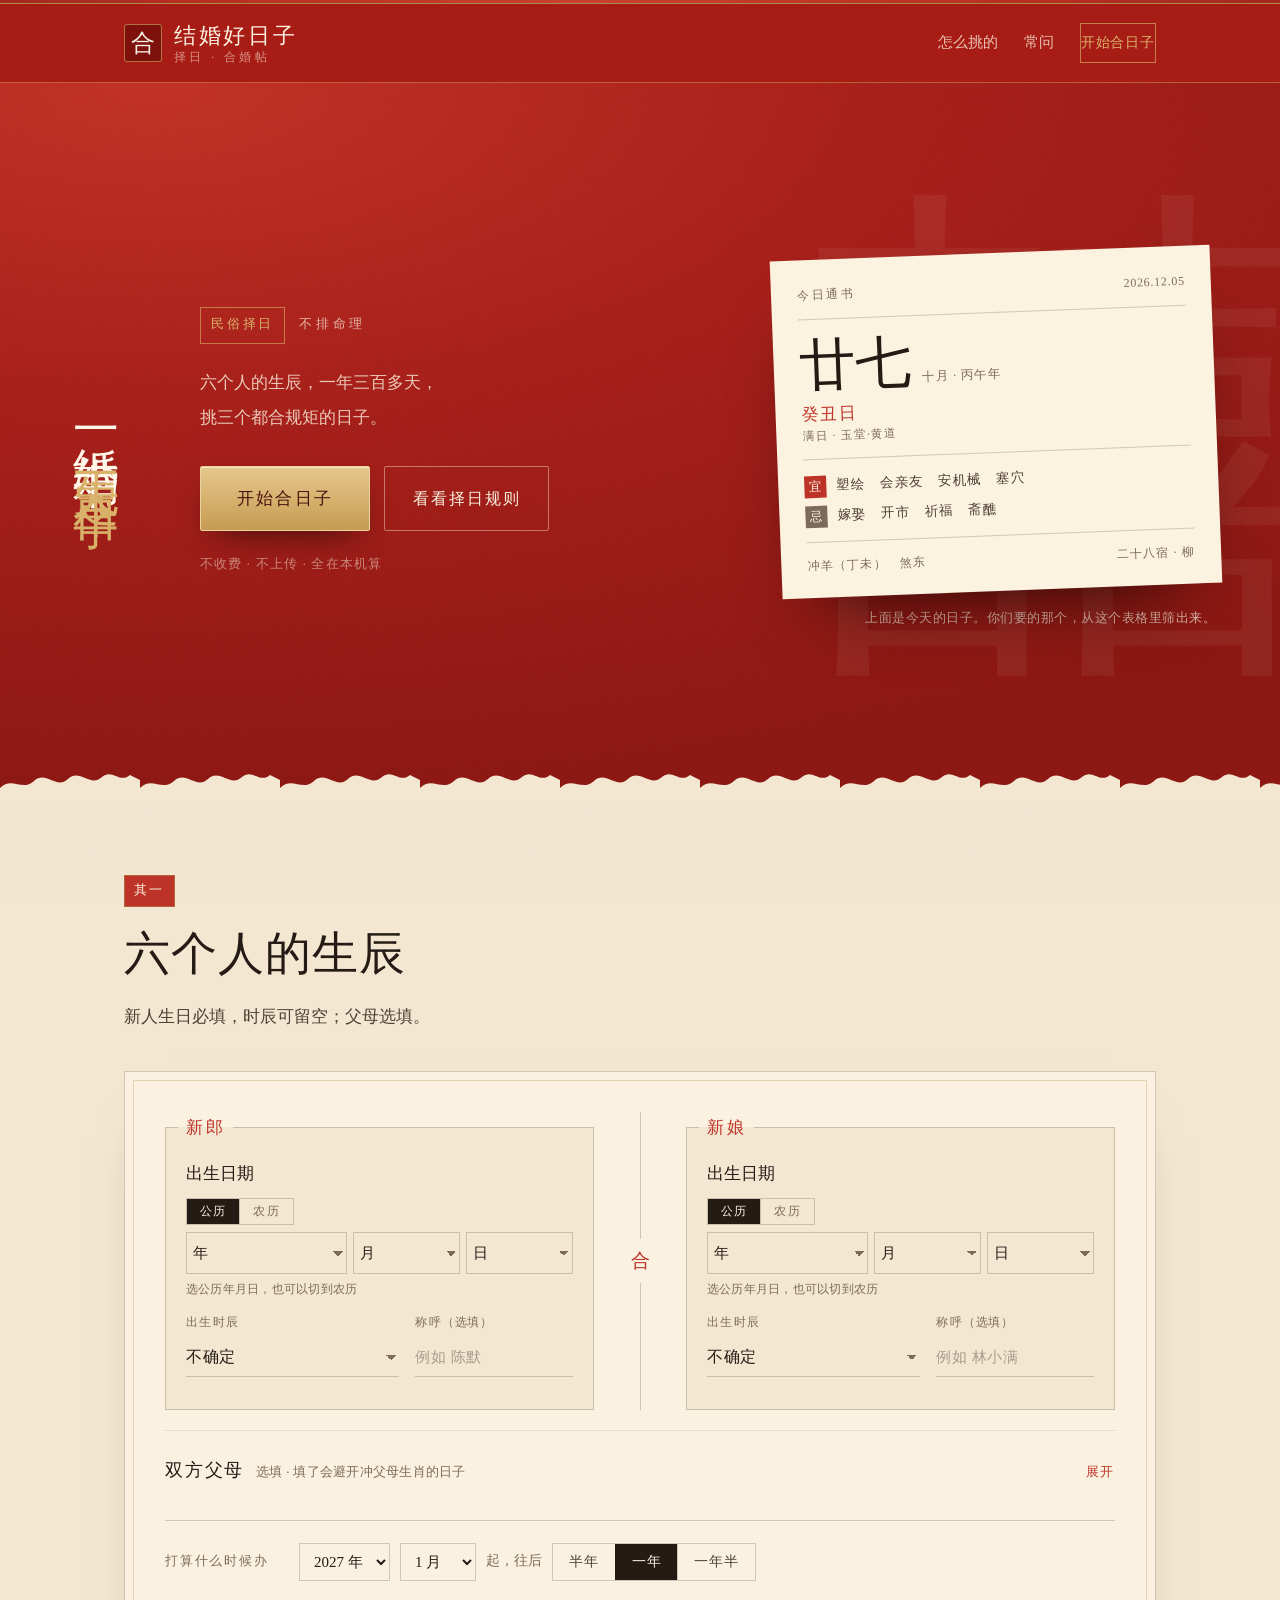
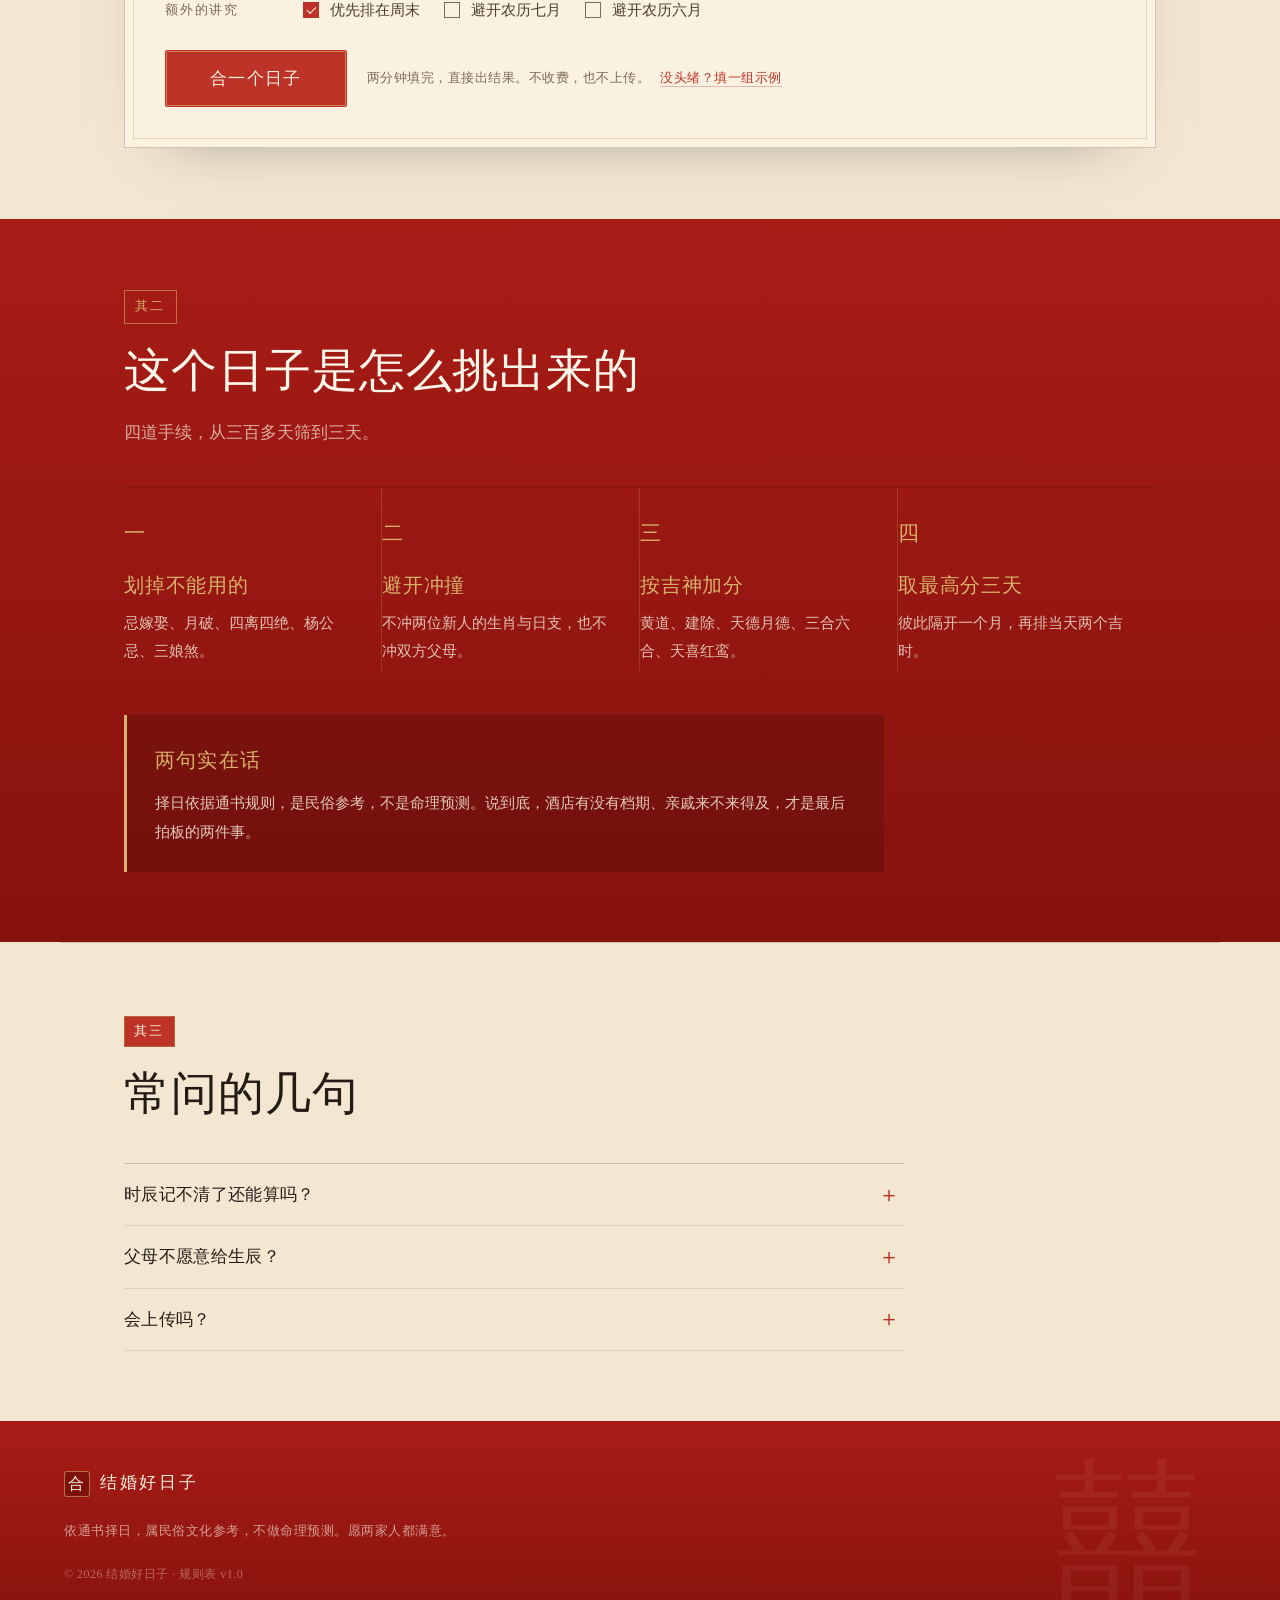
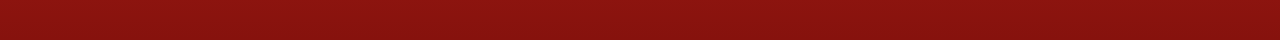
<file: 结婚好日子/index.html>
﻿<!DOCTYPE html>
<html lang="zh-CN">
<head>
<meta charset="UTF-8">
<meta name="viewport" content="width=device-width, initial-scale=1, viewport-fit=cover">
<title>结婚好日子 · 挑一个两家人都点头的日子</title>
<meta name="description" content="输入新郎、新娘与双方父母的生辰，按通书择日规则筛出三个适合结婚的日子，并给出当天吉时与逐条理由。">
<meta name="theme-color" content="#A8322B">
<meta property="og:type" content="website">
<meta property="og:title" content="结婚好日子 · 挑一个两家人都点头的日子">
<meta property="og:description" content="六个人的生辰，三百多天里挑三个日子。规则全部摊开写，不做命理预测。">
<link rel="stylesheet" href="assets/styles.css">
<link rel="icon" href="data:image/svg+xml,%3Csvg xmlns='http://www.w3.org/2000/svg' viewBox='0 0 64 64'%3E%3Crect width='64' height='64' rx='8' fill='%23A8322B'/%3E%3Ctext x='32' y='45' font-size='40' text-anchor='middle' fill='%23F3EEE2' font-family='KaiTi,serif'%3E%E5%90%88%3C/text%3E%3C/svg%3E">
</head>
<body>

<a class="skip" href="#form">跳到填写生辰</a>

<div class="topline" aria-hidden="true"></div>

<div class="masthead">
<header class="topbar">
  <a class="brand" href="#top">
    <span class="brand__seal" aria-hidden="true">合</span>
    <span class="brand__text">
      <span class="brand__name">结婚好日子</span>
      <span class="brand__sub">择日 · 合婚帖</span>
    </span>
  </a>
  <nav class="topnav">
    <a href="#method">怎么挑的</a>
    <a href="#faq">常问</a>
    <a class="topnav__cta" href="#form">开始合日子</a>
  </nav>
</header>
</div>

<main id="top">

  <!-- ── 首屏 ─────────────────────────────────────── -->
  <section class="cover">
    <span class="cover__xi" aria-hidden="true">囍</span>
    <div class="cover__inner">
      <div class="cover__vertical"><h1 class="cover__title">一纸婚书<em>先定一个日子</em></h1></div>
      <div class="cover__copy">
        <p class="cover__kicker"><span>民俗择日</span>不排命理</p>
        
        <p class="cover__lede">六个人的生辰，一年三百多天，<br>挑三个都合规矩的日子。</p>
        <div class="cover__actions">
          <a class="btn btn--gold" href="#form">开始合日子</a>
          <a class="btn btn--line" href="#method">看看择日规则</a>
        </div>
        <p class="cover__note">不收费 · 不上传 · 全在本机算</p>
      </div>

      <div class="cover__side">
      <aside class="tongshu" id="todayCard" aria-label="今日通书">
      <div class="tongshu__head">
        <span>今日通书</span>
        <span class="tongshu__date" id="todayDate">—</span>
      </div>
      <div class="tongshu__body">
        <div class="tongshu__num">
          <span class="tongshu__day" id="todayLunarDay">初六</span>
          <span class="tongshu__lunar" id="todayLunar">—</span>
        </div>
        <div class="tongshu__gz">
          <span id="todayGZ">—</span>
          <span class="tongshu__tiny" id="todayShen">—</span>
        </div>
      </div>
      <div class="tongshu__yiji">
        <div class="yiji">
          <span class="yiji__tag yiji__tag--yi">宜</span>
          <span class="yiji__list" id="todayYi">—</span>
        </div>
        <div class="yiji">
          <span class="yiji__tag yiji__tag--ji">忌</span>
          <span class="yiji__list" id="todayJi">—</span>
        </div>
      </div>
      <div class="tongshu__foot" id="todayFoot">—</div>
      </aside>
      <p class="hero__caption">上面是今天的日子。你们要的那个，从这个表格里筛出来。</p>
      </div>
    </div>
    <div class="cover__tear" aria-hidden="true"></div>
  </section>

  <!-- ── 表单 ─────────────────────────────────────── -->
  <section class="section" id="form">
    <div class="section__head">
      <span class="section__no" id="noForm">其一</span>
      <h2 class="section__title">六个人的生辰</h2>
      <p class="section__lede">新人生日必填，时辰可留空；父母选填。</p>
    </div>

    <form class="paper" id="birthForm" novalidate>
      <div class="couple">
        <fieldset class="person person--main">
          <legend class="person__legend"><span class="person__tag">新郎</span></legend>
          <div class="field">
            <span class="field__label">出生日期</span>
            <div class="birth" id="bpGroom" data-key="groom" data-min="1940" data-max="2008"></div>
          </div>
          <div class="field-row">
            <div class="field">
              <label for="groomHour">出生时辰</label>
              <select id="groomHour"></select>
            </div>
            <div class="field">
              <label for="groomName">称呼<em>（选填）</em></label>
              <input type="text" id="groomName" placeholder="例如 陈默" autocomplete="off">
            </div>
          </div>
        </fieldset>

        <div class="couple__link" aria-hidden="true">合</div>

        <fieldset class="person person--main">
          <legend class="person__legend"><span class="person__tag">新娘</span></legend>
          <div class="field">
            <span class="field__label">出生日期</span>
            <div class="birth" id="bpBride" data-key="bride" data-min="1940" data-max="2008"></div>
          </div>
          <div class="field-row">
            <div class="field">
              <label for="brideHour">出生时辰</label>
              <select id="brideHour"></select>
            </div>
            <div class="field">
              <label for="brideName">称呼<em>（选填）</em></label>
              <input type="text" id="brideName" placeholder="例如 林小满" autocomplete="off">
            </div>
          </div>
        </fieldset>
      </div>

      <details class="parents" id="parentsBox">
        <summary class="parents__summary">
          <span class="parents__title">双方父母</span>
          <span class="parents__hint">选填 · 填了会避开冲父母生肖的日子</span>
          <span class="parents__toggle" aria-hidden="true">展开</span>
        </summary>
        <div class="parents__grid">
          <fieldset class="person">
            <legend class="person__legend">新郎父亲</legend>
            <div class="field">
              <span class="field__label">出生日期</span>
              <div class="birth birth--sm" id="bpGpa" data-key="gpa" data-min="1925" data-max="1990"></div>
            </div>
            <div class="field">
              <label for="gpaHour">时辰</label>
              <select id="gpaHour"></select>
            </div>
          </fieldset>
          <fieldset class="person">
            <legend class="person__legend">新郎母亲</legend>
            <div class="field">
              <span class="field__label">出生日期</span>
              <div class="birth birth--sm" id="bpGma" data-key="gma" data-min="1925" data-max="1990"></div>
            </div>
            <div class="field">
              <label for="gmaHour">时辰</label>
              <select id="gmaHour"></select>
            </div>
          </fieldset>
          <fieldset class="person">
            <legend class="person__legend">新娘父亲</legend>
            <div class="field">
              <span class="field__label">出生日期</span>
              <div class="birth birth--sm" id="bpBpa" data-key="bpa" data-min="1925" data-max="1990"></div>
            </div>
            <div class="field">
              <label for="bpaHour">时辰</label>
              <select id="bpaHour"></select>
            </div>
          </fieldset>
          <fieldset class="person">
            <legend class="person__legend">新娘母亲</legend>
            <div class="field">
              <span class="field__label">出生日期</span>
              <div class="birth birth--sm" id="bpBma" data-key="bma" data-min="1925" data-max="1990"></div>
            </div>
            <div class="field">
              <label for="bmaHour">时辰</label>
              <select id="bmaHour"></select>
            </div>
          </fieldset>
        </div>
      </details>

      <div class="range">
        <div class="range__row">
          <span class="range__label">打算什么时候办</span>
          <div class="range__controls">
            <label class="sr-only" for="startYear">起始年份</label>
            <select id="startYear"></select>
            <label class="sr-only" for="startMonth">起始月份</label>
            <select id="startMonth"></select>
            <span class="range__from">起，往后</span>
            <div class="segmented" id="spanGroup" role="group" aria-label="往后看多久">
              <button type="button" data-months="6">半年</button>
              <button type="button" data-months="12" class="is-on">一年</button>
              <button type="button" data-months="18">一年半</button>
            </div>
          </div>
        </div>
        <div class="range__row">
          <span class="range__label" id="prefsLabel">额外的讲究</span>
          <div class="checks">
            <label class="check" for="prefWeekend"><input type="checkbox" id="prefWeekend" checked><span>优先排在周末</span></label>
            <label class="check" for="prefAvoid7"><input type="checkbox" id="prefAvoid7"><span>避开农历七月</span></label>
            <label class="check" for="prefAvoid6"><input type="checkbox" id="prefAvoid6"><span>避开农历六月</span></label>
          </div>
        </div>
      </div>

      <div class="submit-row">
        <button class="btn btn--primary btn--lg" type="submit" id="submitBtn">合一个日子</button>
        <p class="submit-hint" id="formHint">两分钟填完，直接出结果。不收费，也不上传。<a href="#" id="exampleLink" class="inline-link">没头绪？填一组示例</a></p>
      </div>
      <p class="form-error" id="formError" role="alert" hidden></p>
    </form>
  </section>

  <!-- ── 结果 ─────────────────────────────────────── -->
  <section class="section section--results" id="results" hidden>
    <header class="print-head" id="printHead" aria-hidden="true"></header>
    <div class="section__head">
      <span class="section__no" id="noResult">其二</span>
      <h2 class="section__title" id="resultTitle">三个日子</h2>
      <p class="section__lede" id="resultLede"></p>
      <p class="result-note" id="resultNote" hidden></p>
      <div class="stats" id="resultStats"></div>
      <p class="stats__foot" id="statsFoot"></p>
      <div class="quick" id="quickActions" hidden>
        <button type="button" class="quick__btn" id="qaPoster">存成一张图</button>
        <button type="button" class="quick__btn" id="qaLink">复制分享链接</button>
        <button type="button" class="quick__btn" id="qaInvite">发电子请柬</button>
        <button type="button" class="quick__btn" id="qaPrint">打印择日帖</button>
      </div>
      <p class="rule-stamp">规则表 v1.0 · 依据《协纪辨方书》《玉匣记》通书择日法 · 民俗参考，不作命理预测</p>
    </div>

    <div class="cards-wrap">
      <svg class="thread" viewBox="0 0 1000 160" preserveAspectRatio="none" aria-hidden="true">
        <path d="M0 96 C 240 18, 760 18, 1000 96" fill="none" stroke="currentColor" stroke-width="2" stroke-dasharray="0" />
        <circle cx="500" cy="50" r="7" fill="currentColor" />
      </svg>
      <div class="cards" id="cards"></div>
    </div>

    <div class="extras" id="extras" hidden></div>

    <div class="flow" id="flow" hidden></div>

    <div class="bazi-block">
      <p class="bazi-block__label">合的是这六个人的八字</p>
      <div class="bazi-strip" id="baziStrip"></div>
    </div>

    <div class="yearmap" id="yearmap" hidden></div>

    <div class="aftercards">
      <button class="link-btn" type="button" id="toggleAlts" aria-expanded="false">看另外九个备选日子</button>
      <div class="alts" id="alts" hidden></div>
    </div>

    <div class="result-actions">
      <button class="btn btn--ink" type="button" id="printBtn">打印成一张择日帖</button>
      <button class="btn btn--ghost" type="button" id="copyBtn">复制成文字发给家里人</button>
      <button class="btn btn--primary" type="button" id="posterBtn">做成一张图，发家庭群</button>
      <button class="btn btn--ghost" type="button" id="elderBtn">给长辈看的一页</button>
      <button class="btn btn--ghost" type="button" id="editBtn">改条件，重新合</button>
    </div>
    <div class="print-plan" id="printPlan"></div>
    <section class="print-flow" id="printFlow"></section>
    <div class="print-foot" id="printFoot"></div>
  </section>

  <!-- ── 方法 ─────────────────────────────────────── -->
  <section class="section section--ink" id="method">
    <div class="section__head">
      <span class="section__no" id="noMethod">其二</span>
      <h2 class="section__title">这个日子是怎么挑出来的</h2>
      <p class="section__lede">四道手续，从三百多天筛到三天。</p>
    </div>

    <ol class="steps">
      <li class="step">
        <span class="step__no">一</span>
        <h3 class="step__title">划掉不能用的</h3>
        <p>忌嫁娶、月破、四离四绝、杨公忌、三娘煞。</p>
      </li>
      <li class="step">
        <span class="step__no">二</span>
        <h3 class="step__title">避开冲撞</h3>
        <p>不冲两位新人的生肖与日支，也不冲双方父母。</p>
      </li>
      <li class="step">
        <span class="step__no">三</span>
        <h3 class="step__title">按吉神加分</h3>
        <p>黄道、建除、天德月德、三合六合、天喜红鸾。</p>
      </li>
      <li class="step">
        <span class="step__no">四</span>
        <h3 class="step__title">取最高分三天</h3>
        <p>彼此隔开一个月，再排当天两个吉时。</p>
      </li>
    </ol>

    <div class="caveat">
      <h3>两句实在话</h3>
      <p>择日依据通书规则，是民俗参考，不是命理预测。说到底，酒店有没有档期、亲戚来不来得及，才是最后拍板的两件事。</p>
    </div>
  </section>

  <!-- ── 常问 ─────────────────────────────────────── -->
  <section class="section" id="faq">
    <div class="section__head">
      <span class="section__no" id="noFaq">其三</span>
      <h2 class="section__title">常问的几句</h2>
    </div>
    <div class="faq">
      <details>
        <summary>时辰记不清了还能算吗？</summary>
        <p>能。时辰只影响时柱，生肖、日柱和冲煞都不受影响。</p>
      </details>
      <details>
        <summary>父母不愿意给生辰？</summary>
        <p>选填。不填就只按两位新人算，只是不再检查冲父母生肖。</p>
      </details>
      <details>
        <summary>会上传吗？</summary>
        <p>不会。页面没有后端，关掉就没了。</p>
      </details>
    </div>
  </section>
</main>

<footer class="footer">
  <div class="footer__brand">
    <span class="brand__seal brand__seal--small" aria-hidden="true">合</span>
    <span>结婚好日子</span>
  </div>
  <p class="footer__note">依通书择日，属民俗文化参考，不做命理预测。愿两家人都满意。</p>
  <p class="footer__copy">© 2026 结婚好日子 · 规则表 v1.0</p>
</footer>

<div class="poster" id="elderModal" hidden>
  <div class="poster__box poster__box--paper" role="dialog" aria-modal="true" aria-label="给长辈看的一页">
    <div class="elder" id="elderBody"></div>
    <div class="poster__actions">
      <button class="btn btn--primary" type="button" id="copyElder">复制这段话</button>
      <button class="btn btn--ghost" type="button" id="elderClose">关掉</button>
    </div>
  </div>
</div>

<div class="poster" id="posterModal" hidden>
  <div class="poster__box" role="dialog" aria-modal="true" aria-label="分享图">
    <img id="posterImg" alt="三个日子的分享图">
    <div class="poster__actions">
      <a class="btn btn--primary" id="posterDownload" download="结婚好日子-三个日子.png" href="#">保存图片</a>
      <button class="btn btn--ghost" type="button" id="posterClose">关掉</button>
    </div>
    <p class="poster__hint">手机上长按图片也能保存</p>
  </div>
</div>

<script src="assets/vendor/lunar.js"></script>
<script src="assets/vendor/qrcode.js"></script>
<script src="assets/engine.js"></script>
<script src="assets/app.js"></script>
</body>
</html>
</file>
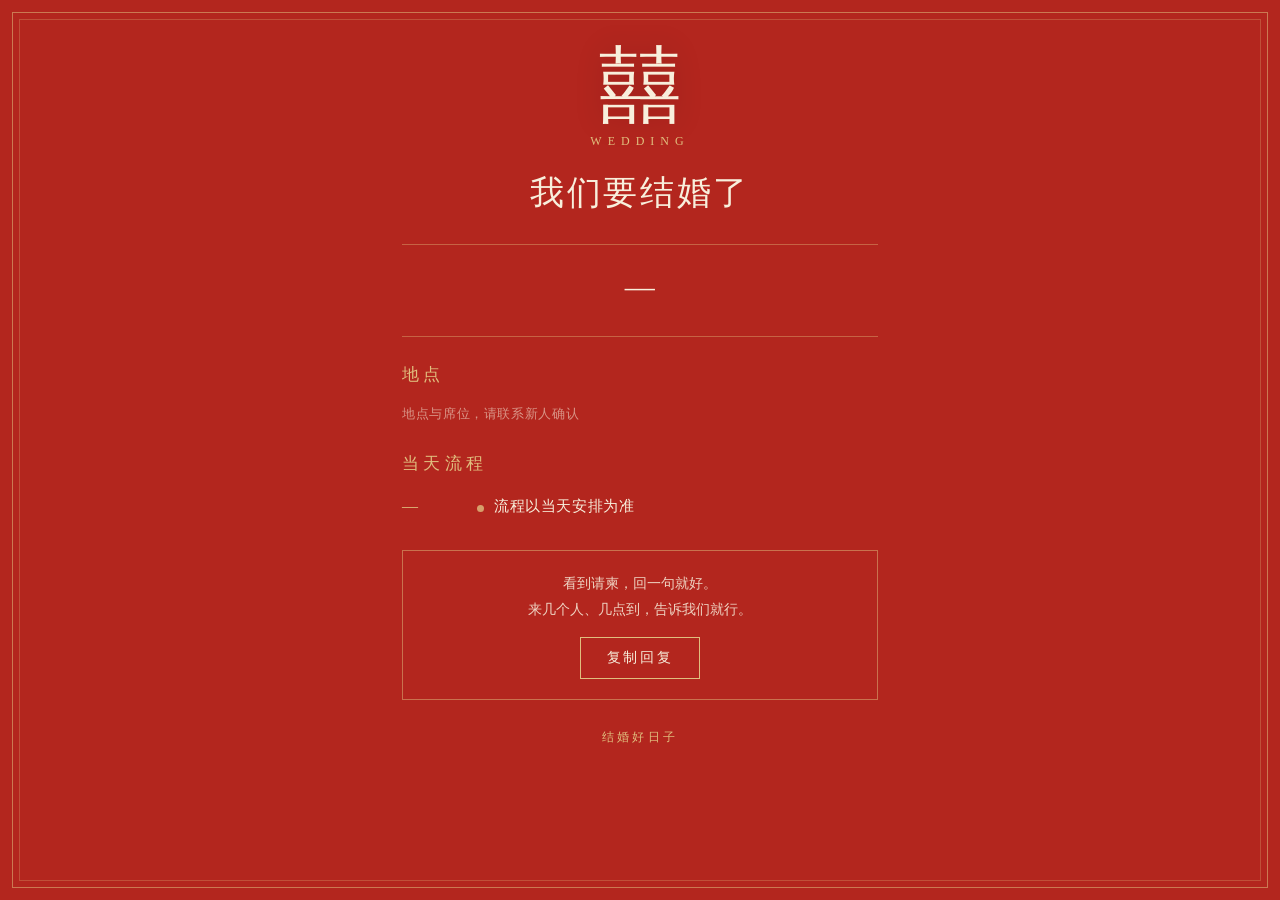
<file: 结婚好日子/invite.html>
﻿<!DOCTYPE html>
<html lang="zh-CN">
<head>
<meta charset="UTF-8">
<meta name="viewport" content="width=device-width, initial-scale=1, viewport-fit=cover">
<title>婚礼请柬</title>
<meta name="theme-color" content="#B3261E">
<style>
  :root {
    --red: #B3261E;
    --red-deep: #8E1811;
    --cream: #F8EFDC;
    --gold: #E0BE7E;
    --ink: #2A1A12;
  }
  * { box-sizing: border-box; }
  html, body { margin: 0; padding: 0; }
  body {
    position: relative;
    background: var(--red);
    color: var(--cream);
    font-family: "Songti SC", "SimSun", "Noto Serif SC", serif;
    -webkit-font-smoothing: antialiased;
    min-height: 100vh;
  }
  .page {
    max-width: 520px;
    margin: 0 auto;
    padding: 26px 22px 40px;
    position: relative;
  }
  .frame {
    position: absolute;
    inset: 12px;
    border: 1px solid rgba(224, 190, 126, .55);
    pointer-events: none;
  }
  .frame::after {
    content: "";
    position: absolute;
    inset: 6px;
    border: 1px solid rgba(224, 190, 126, .28);
  }
  .xi {
    font-family: "Kaiti SC", "STKaiti", KaiTi, serif;
    font-size: 84px;
    line-height: 1;
    text-align: center;
    color: var(--cream);
    margin: 18px 0 6px;
    text-shadow: 0 0 30px rgba(0,0,0,.18);
  }
  .kicker {
    text-align: center;
    font-size: 12px;
    letter-spacing: .5em;
    color: var(--gold);
    margin: 0 0 18px;
  }
  h1 {
    font-family: "Kaiti SC", "STKaiti", KaiTi, serif;
    font-weight: 400;
    font-size: 34px;
    line-height: 1.5;
    text-align: center;
    letter-spacing: .08em;
    margin: 0 0 6px;
  }
  .names {
    text-align: center;
    font-size: 14px;
    letter-spacing: .3em;
    color: var(--gold);
    margin: 0 0 26px;
  }
  .when {
    text-align: center;
    padding: 22px 10px;
    border-top: 1px solid rgba(224,190,126,.4);
    border-bottom: 1px solid rgba(224,190,126,.4);
    margin-bottom: 26px;
  }
  .when .date {
    font-family: "Iowan Old Style", Georgia, "Times New Roman", serif;
    font-size: 30px;
    letter-spacing: .02em;
    line-height: 1.3;
  }
  .when .lunar { margin-top: 8px; font-size: 13.5px; letter-spacing: .14em; color: var(--gold); }
  .when .week { margin-top: 4px; font-size: 12.5px; letter-spacing: .2em; color: rgba(248,239,220,.7); }

  section { margin-bottom: 24px; }
  h2 {
    font-family: "Kaiti SC", "STKaiti", KaiTi, serif;
    font-weight: 400;
    font-size: 17px;
    letter-spacing: .26em;
    color: var(--gold);
    margin: 0 0 12px;
  }
  .place { font-size: 16px; line-height: 1.9; letter-spacing: .04em; }
  .place .addr { font-size: 13px; color: rgba(248,239,220,.72); letter-spacing: .06em; }
  .place .empty { font-size: 13px; color: rgba(248,239,220,.55); }

  ol.flow { list-style: none; margin: 0; padding: 0; }
  ol.flow li {
    display: grid;
    grid-template-columns: 64px 16px 1fr;
    gap: 6px;
    align-items: start;
    padding: 10px 0;
    border-bottom: 1px dotted rgba(224,190,126,.3);
  }
  ol.flow li:last-child { border-bottom: 0; }
  .t { font-family: Georgia, "Times New Roman", serif; font-size: 16px; color: var(--gold); }
  .dot { width: 7px; height: 7px; border-radius: 50%; background: rgba(224,190,126,.8); margin-top: 8px; justify-self: center; }
  .flow b { font-weight: 400; font-size: 15px; letter-spacing: .04em; }

  .rsvp {
    border: 1px solid rgba(224,190,126,.5);
    padding: 20px;
    text-align: center;
  }
  .rsvp p { margin: 0 0 14px; font-size: 13.5px; line-height: 1.9; color: rgba(248,239,220,.86); }
  .rsvp button {
    appearance: none;
    border: 1px solid var(--gold);
    background: transparent;
    color: var(--cream);
    font-family: inherit;
    font-size: 14px;
    letter-spacing: .18em;
    padding: 11px 26px;
    cursor: pointer;
  }
  .rsvp button:active { background: rgba(224,190,126,.18); }

  footer {
    margin-top: 30px;
    text-align: center;
    font-size: 11.5px;
    letter-spacing: .28em;
    color: rgba(248,239,220,.6);
  }
  .brand { font-family: "Kaiti SC", "STKaiti", KaiTi, serif; color: var(--gold); }
  @media (max-width: 380px) {
    .xi { font-size: 68px; }
    h1 { font-size: 28px; }
    .when .date { font-size: 24px; }
  }
</style>
</head>
<body>
<div class="frame" aria-hidden="true"></div>
<div class="page">
  <div class="xi">囍</div>
  <p class="kicker">WEDDING</p>
  <h1 id="title">我们要结婚了</h1>
  <p class="names" id="names"></p>

  <div class="when">
    <div class="date" id="date">—</div>
    <div class="lunar" id="lunar"></div>
    <div class="week" id="week"></div>
  </div>

  <section>
    <h2>地点</h2>
    <div class="place" id="place"><span class="empty">地点与席位，请联系新人确认</span></div>
  </section>

  <section>
    <h2>当天流程</h2>
    <ol class="flow" id="flow"></ol>
  </section>

  <section class="rsvp">
    <p>看到请柬，回一句就好。<br>来几个人、几点到，告诉我们就行。</p>
    <button type="button" id="rsvpBtn">复制回复</button>
  </section>

  <footer>
    <span class="brand">结婚好日子</span>
  </footer>
</div>

<script>
(function () {
  var data = {};
  try {
    var raw = (location.hash || '').replace(/^#d=/, '');
    if (raw) data = JSON.parse(decodeURIComponent(escape(atob(raw))));
  } catch (e) { /* 用默认空数据 */ }

  var $ = function (id) { return document.getElementById(id); };

  if (data.g || data.b) {
    $('names').textContent = (data.g || '新郎') + '  ·  ' + (data.b || '新娘');
  }
  if (data.date) {
    var m = /(\d{4}) 年 (\d{1,2}) 月 (\d{1,2}) 日（(.+?)）/.exec(data.date);
    if (m) {
      $('date').textContent = m[1] + '.' + m[2] + '.' + m[3];
      $('week').textContent = m[4].split('，')[0];
    } else {
      $('date').textContent = data.date;
    }
  }
  if (data.lunar) $('lunar').textContent = data.lunar;

  if (data.venue || data.addr) {
    $('place').innerHTML = (data.venue ? '<div>' + data.venue + '</div>' : '') +
      (data.addr ? '<div class="addr">' + data.addr + '</div>' : '');
  }

  if (data.flow && data.flow.length) {
    $('flow').innerHTML = data.flow.map(function (f) {
      return '<li><span class="t">' + f.t + '</span><span class="dot"></span><b>' + f.title + '</b></li>';
    }).join('');
  } else {
    $('flow').innerHTML = '<li><span class="t">—</span><span class="dot"></span><b>流程以当天安排为准</b></li>';
  }

  $('rsvpBtn').addEventListener('click', function () {
    var text = '收到请柬啦，我们会准时到。' + (data.date ? '（' + data.date + '）' : '');
    var btn = this;
    var done = function () { var old = btn.textContent; btn.textContent = '已复制'; setTimeout(function () { btn.textContent = old; }, 1600); };
    if (navigator.clipboard && navigator.clipboard.writeText) {
      navigator.clipboard.writeText(text).then(done, function () { done(); });
    } else { done(); }
  });
})();
</script>
</body>
</html>
</file>
<file: 结婚好日子/assets/styles.css>
﻿/* ============================================================
   结婚好日子 · 版面
   「合婚帖 + 通书」：深宣纸、朱砂单色、靛青作数据辅色
   ============================================================ */

:root {
  --paper:      #F3E7D2;
  --paper-2:    #FAF1E0;
  --paper-3:    #E8D7BC;
  --ink:        #241B15;
  --ink-2:      #4E4034;
  --ink-3:      #7C6B58;
  --cinnabar:   #BE3327;
  --cinnabar-2: #9A241A;
  --indigo:     #2C4257;
  --gold:       #B08A4A;
  --gold-2:     #D9B26A;
  --red-cover:  #A81C16;
  --red-deep:   #7E110C;
  --cream:      #FBF2E0;
  --rule:       rgba(36, 27, 20, .2);
  --rule-soft:  rgba(36, 27, 20, .1);

  --font-display: "Kaiti SC", "STKaiti", KaiTi, "楷体", "Songti SC", serif;
  --font-body: "Songti SC", "SimSun", "宋体", "Noto Serif SC", "Source Han Serif SC", serif;
  --font-num: "Iowan Old Style", "Palatino Linotype", Palatino, Georgia, "Times New Roman", serif;

  --gut: clamp(20px, 5vw, 64px);
  --wrap: 1160px;
}

* { box-sizing: border-box; }

html { -webkit-text-size-adjust: 100%; scroll-behavior: smooth; }

body {
  margin: 0;
  background: var(--paper);
  color: var(--ink);
  font-family: var(--font-body);
  font-size: 17px;
  line-height: 1.9;
  -webkit-font-smoothing: antialiased;
  overflow-x: hidden;
}

/* 纸纹 */
body::before {
  content: "";
  position: absolute;
  inset: 0;
  z-index: 0;
  pointer-events: none;
  opacity: .05;
  background-image: url("data:image/svg+xml,%3Csvg xmlns='http://www.w3.org/2000/svg' width='220' height='220'%3E%3Cfilter id='n'%3E%3CfeTurbulence type='fractalNoise' baseFrequency='.82' numOctaves='3'/%3E%3C/filter%3E%3Crect width='220' height='220' filter='url(%23n)' opacity='.55'/%3E%3C/svg%3E");
}

body > * { position: relative; z-index: 1; }

::selection { background: var(--cinnabar); color: var(--paper-2); }

a { color: inherit; text-decoration: none; }

:focus-visible {
  outline: 2px solid var(--cinnabar);
  outline-offset: 3px;
}

/* ── 顶部 ─────────────────────────────────────── */

.topline {
  height: 4px;
  background: linear-gradient(90deg, #A8271C, #C9402F 45%, #A8271C);
  border-bottom: 1px solid var(--gold);
  position: relative;
  z-index: 5;
}

.topbar {
  max-width: var(--wrap);
  margin: 0 auto;
  padding: 18px var(--gut);
  display: flex;
  align-items: center;
  justify-content: space-between;
  gap: 24px;
}

.brand { display: flex; align-items: center; gap: 12px; }

.brand__seal {
  width: 38px;
  height: 38px;
  display: grid;
  place-items: center;
  background: var(--cinnabar);
  color: #F5F0E4;
  font-family: var(--font-display);
  font-size: 24px;
  line-height: 1;
  border-radius: 3px;
  box-shadow: inset 0 0 0 2px rgba(245, 240, 228, .28);
  flex: none;
}

.brand__seal--small { width: 26px; height: 26px; font-size: 16px; }

.brand__text { display: flex; flex-direction: column; line-height: 1.25; }

.brand__name {
  font-family: var(--font-display);
  font-size: 22px;
  letter-spacing: .12em;
}

.brand__sub {
  font-size: 11.5px;
  letter-spacing: .3em;
  color: var(--ink-3);
}

.topnav { display: flex; align-items: center; gap: 26px; font-size: 14.5px; color: var(--ink-2); }

.topnav a { position: relative; padding: 6px 0; }

.topnav a:not(.topnav__cta):hover { color: var(--cinnabar); }

.topnav a:not(.topnav__cta)::after {
  content: "";
  position: absolute;
  left: 0; right: 100%;
  bottom: 0;
  height: 1px;
  background: var(--cinnabar);
  transition: right .25s ease;
}

.topnav a:not(.topnav__cta):hover::after { right: 0; }

.topnav__cta {
  border: 1px solid var(--ink);
  padding: 7px 16px;
  font-size: 14px;
  letter-spacing: .06em;
  transition: background .2s, color .2s;
}

.topnav__cta:hover { background: var(--ink); color: var(--paper-2); }

/* ── 首屏 ─────────────────────────────────────── */

.hero {
  max-width: var(--wrap);
  margin: 0 auto;
  padding: clamp(32px, 5vw, 64px) var(--gut) clamp(36px, 4.5vw, 60px);
  display: grid;
  grid-template-columns: minmax(0, 1.08fr) minmax(0, .92fr);
  gap: clamp(28px, 4vw, 56px);
  align-items: center;
  position: relative;
}

.hero::before {
  content: "囍";
  position: absolute;
  left: -4%;
  top: 52%;
  transform: translateY(-50%);
  font-family: var(--font-display);
  font-size: clamp(220px, 24vw, 360px);
  line-height: 1;
  color: var(--cinnabar);
  opacity: .05;
  pointer-events: none;
  z-index: 0;
}

.hero > * { position: relative; z-index: 1; }

.kicker {
  margin: 0 0 22px;
  font-size: 12.5px;
  letter-spacing: .34em;
  color: var(--cinnabar);
  display: flex;
  align-items: center;
  gap: 12px;
}

.kicker::before {
  content: "";
  width: 34px;
  height: 1px;
  background: var(--cinnabar);
  flex: none;
}

.hero__title {
  margin: 0 0 26px;
  font-family: var(--font-display);
  font-weight: 400;
  font-size: clamp(38px, 6vw, 70px);
  line-height: 1.16;
  letter-spacing: .02em;
}

.hero__lede {
  margin: 0 0 32px;
  max-width: 44ch;
  font-size: 17px;
  line-height: 2;
  color: var(--ink-2);
}

.hero__actions { display: flex; flex-wrap: wrap; gap: 14px; align-items: center; }

.hero__note { margin: 20px 0 0; font-size: 13px; color: var(--ink-3); letter-spacing: .02em; }

.hero__side {
  display: flex;
  flex-direction: column;
  align-items: flex-end;
  gap: 16px;
  min-width: 0;
}

.hero__caption {
  margin: 0;
  text-align: right;
  font-size: 12.5px;
  letter-spacing: .04em;
  color: var(--ink-3);
  max-width: 460px;
}

/* 按钮 */
.btn {
  display: inline-flex;
  align-items: center;
  justify-content: center;
  gap: 8px;
  border: 1px solid transparent;
  border-radius: 2px;
  padding: 13px 26px;
  font-family: var(--font-body);
  font-size: 15.5px;
  letter-spacing: .08em;
  cursor: pointer;
  transition: background .2s ease, color .2s ease, border-color .2s ease, transform .2s ease;
  background: none;
}

.btn--primary { background: var(--cinnabar); color: #FBF2E0; box-shadow: 0 0 0 1px rgba(224, 190, 126, .55) inset; }
.btn--primary:hover { background: var(--cinnabar-2); transform: translateY(-1px); }

.btn--ghost { border-color: var(--rule); color: var(--ink-2); }
.btn--ghost:hover { border-color: var(--ink); color: var(--ink); }

.btn--ink { background: var(--ink); color: var(--paper-2); }
.btn--ink:hover { background: #000; transform: translateY(-1px); }

.btn--lg { padding: 16px 44px; font-size: 17px; }

/* 今日通书 */
.tongshu {
  background: var(--paper-2);
  border: 1px solid var(--rule);
  padding: 24px 26px 20px;
  box-shadow: 0 1px 0 rgba(255,255,255,.5) inset, 0 18px 40px -28px rgba(30,28,25,.55);
  transform: rotate(-.5deg);
  position: relative;
  max-width: 460px;
  width: 100%;
  justify-self: end;
}

.tongshu__head {
  display: flex;
  justify-content: space-between;
  align-items: baseline;
  font-size: 12px;
  letter-spacing: .22em;
  color: var(--ink-3);
  padding-bottom: 12px;
  border-bottom: 1px solid var(--rule);
}

.tongshu__date { font-family: var(--font-num); letter-spacing: .06em; }

.tongshu__body {
  display: flex;
  align-items: flex-end;
  justify-content: space-between;
  gap: 16px;
  padding: 18px 0 14px;
}

.tongshu__num { display: flex; align-items: baseline; gap: 10px; }

.tongshu__day {
  font-family: var(--font-display);
  font-size: clamp(50px, 5.6vw, 72px);
  line-height: 1;
  color: var(--ink);
}

.tongshu__lunar { font-size: 13.5px; color: var(--ink-3); letter-spacing: .05em; }

.tongshu__gz {
  text-align: right;
  font-family: var(--font-display);
  font-size: 17px;
  letter-spacing: .1em;
  color: var(--cinnabar);
  line-height: 1.5;
}

.tongshu__gz .tongshu__tiny {
  display: block;
  font-family: var(--font-body);
  font-size: 11.5px;
  letter-spacing: .1em;
  color: var(--ink-3);
}

.tongshu__yiji { border-top: 1px solid var(--rule); padding-top: 14px; display: grid; gap: 6px; }

.yiji { display: flex; gap: 10px; align-items: flex-start; }

.yiji__tag {
  flex: none;
  width: 22px;
  height: 22px;
  display: grid;
  place-items: center;
  font-size: 12.5px;
  line-height: 1;
  color: #F7F2E7;
  margin-top: 2px;
}

.yiji__tag--yi { background: var(--cinnabar); }
.yiji__tag--ji { background: var(--ink-3); }

.yiji__list { font-size: 13.5px; line-height: 1.75; color: var(--ink-2); letter-spacing: .04em; }

.tongshu__foot {
  margin-top: 14px;
  padding-top: 12px;
  border-top: 1px solid var(--rule);
  font-size: 12px;
  letter-spacing: .1em;
  color: var(--ink-3);
  display: flex;
  justify-content: space-between;
  gap: 8px;
}

/* ── 章节 ─────────────────────────────────────── */

.section {
  max-width: var(--wrap);
  margin: 0 auto;
  padding: clamp(44px, 5.5vw, 76px) var(--gut) clamp(44px, 5.5vw, 76px);
  border-top: 1px solid var(--rule);
  scroll-margin-top: 24px;
}

.section__head { max-width: 700px; margin-bottom: clamp(24px, 3.2vw, 38px); }

.section__no {
  display: inline-block;
  font-family: var(--font-display);
  font-size: 13px;
  letter-spacing: .18em;
  color: #FBF2E0;
  background: var(--cinnabar);
  padding: 3px 10px 4px;
  margin-bottom: 16px;
  position: relative;
  box-shadow: 0 0 0 1px rgba(176, 138, 74, .55) inset;
}

.section__title {
  margin: 0 0 16px;
  font-family: var(--font-display);
  font-weight: 400;
  font-size: clamp(28px, 3.6vw, 42px);
  line-height: 1.34;
  letter-spacing: .02em;
}

.section__lede { margin: 0; color: var(--ink-2); font-size: 16.5px; line-height: 1.95; }

/* 结果统计条 */
.stats {
  display: flex;
  flex-wrap: wrap;
  gap: 10px;
  margin-top: 24px;
}

.stat {
  border: 1px solid var(--rule);
  background: var(--paper-2);
  padding: 9px 14px;
  display: flex;
  align-items: center;
  gap: 9px;
  min-width: 0;
}

.stat b {
  font-family: var(--font-num);
  font-weight: 400;
  font-size: 23px;
  line-height: 1;
  letter-spacing: -.01em;
}

.stat span {
  font-size: 11.5px;
  color: var(--ink-3);
  letter-spacing: .06em;
  display: flex;
  flex-direction: column;
  line-height: 1.5;
}

.stat em {
  font-style: normal;
  font-size: 10.5px;
  letter-spacing: 0;
  color: rgba(74, 68, 56, .75);
}

.stat--pick { border-color: rgba(168, 50, 43, .38); background: rgba(168, 50, 43, .05); }
.stat--pick b { color: var(--cinnabar); }

.stats__foot {
  margin: 10px 0 0;
  font-size: 12px;
  color: var(--ink-3);
  letter-spacing: .03em;
}

.result-note {
  margin: 14px 0 0;
  padding-left: 12px;
  border-left: 2px solid rgba(168, 50, 43, .5);
  font-size: 13px;
  line-height: 1.8;
  color: var(--ink-2);
}

.bazi-block { margin-top: 26px; }

.bazi-block__label {
  margin: 0 0 10px;
  font-size: 12px;
  letter-spacing: .18em;
  color: var(--ink-3);
}

/* 跳转链接 */
.skip {
  position: absolute;
  left: 16px;
  top: -80px;
  z-index: 30;
  background: var(--ink);
  color: var(--paper-2);
  padding: 10px 18px;
  font-size: 14px;
  transition: top .2s ease;
}

.skip:focus { top: 12px; }

.sr-only {
  position: absolute;
  width: 1px;
  height: 1px;
  padding: 0;
  margin: -1px;
  overflow: hidden;
  clip: rect(0 0 0 0);
  white-space: nowrap;
  border: 0;
}

/* ── 表单 ─────────────────────────────────────── */

.paper::before {
  content: "";
  position: absolute;
  inset: 8px;
  border: 1px solid rgba(176, 138, 74, .3);
  pointer-events: none;
}

.paper {
  position: relative;
  background: var(--paper-2);
  border: 1px solid var(--rule);
  padding: clamp(20px, 3.4vw, 40px);
  box-shadow: 0 24px 60px -46px rgba(30,28,25,.6);
}

.couple {
  display: grid;
  grid-template-columns: 1fr 44px 1fr;
  gap: clamp(12px, 2vw, 24px);
  align-items: stretch;
}

.couple__link {
  display: grid;
  place-items: center;
  font-family: var(--font-display);
  font-size: 19px;
  color: var(--cinnabar);
  position: relative;
}

.couple__link::before,
.couple__link::after {
  content: "";
  position: absolute;
  left: 50%;
  width: 1px;
  height: calc(50% - 22px);
  background: var(--rule);
}

.couple__link::before { top: 0; }
.couple__link::after { bottom: 0; }

.person {
  margin: 0;
  border: 1px solid var(--rule);
  padding: 18px 20px 20px;
  background: var(--paper);
  min-width: 0;
}

.person__legend {
  padding: 0 8px;
  margin-left: -8px;
  font-size: 13px;
  letter-spacing: .18em;
  color: var(--ink-2);
}

.person__tag {
  font-family: var(--font-display);
  font-size: 17px;
  letter-spacing: .16em;
  color: var(--cinnabar);
}

.person--main { padding-top: 14px; }

.field { display: flex; flex-direction: column; gap: 4px; margin-bottom: 12px; }
.field:last-child { margin-bottom: 0; }

.field-row {
  display: grid;
  grid-template-columns: 1.15fr .85fr;
  gap: 16px;
}

.field-row .field { margin-bottom: 12px; }

.field label {
  font-size: 12px;
  letter-spacing: .12em;
  color: var(--ink-3);
}

.field label em { font-style: normal; letter-spacing: .04em; }

.field input,
.field select {
  width: 100%;
  height: 40px;
  padding: 0;
  border: 0;
  border-bottom: 1px solid var(--rule);
  border-radius: 0;
  background: transparent;
  color: var(--ink);
  font-family: var(--font-body);
  font-size: 16px;
  letter-spacing: .04em;
  transition: border-color .2s ease;
}

.field input[type="date"] { font-family: var(--font-num); font-size: 16.5px; letter-spacing: .02em; }

.field input:focus,
.field select:focus { border-bottom-color: var(--cinnabar); outline: none; }

.field input.is-error,
.field select.is-error {
  border-bottom-color: var(--cinnabar);
  background: rgba(168, 50, 43, .06);
  box-shadow: 0 1px 0 0 var(--cinnabar);
}

/* 生日选择器 */
.birth { display: grid; gap: 7px; margin-top: 4px; }

.birth__cal {
  display: inline-flex;
  border: 1px solid var(--rule);
  width: max-content;
}

.birth__cal button {
  border: 0;
  background: none;
  padding: 4px 13px;
  font-family: var(--font-body);
  font-size: 12px;
  letter-spacing: .1em;
  color: var(--ink-3);
  cursor: pointer;
  transition: background .16s, color .16s;
}

.birth__cal button + button { border-left: 1px solid var(--rule); }

.birth__cal button.is-on { background: var(--ink); color: var(--paper-2); }

.birth__fields {
  display: grid;
  grid-template-columns: 1.5fr 1fr 1fr;
  gap: 6px;
}

.birth__fields select {
  width: 100%;
  height: 42px;
  padding: 0 6px;
  border: 1px solid var(--rule);
  border-radius: 0;
  background: var(--paper);
  color: var(--ink);
  font-family: var(--font-num);
  font-size: 15px;
  letter-spacing: .02em;
  cursor: pointer;
}

.birth__fields select:focus {
  outline: none;
  border-color: var(--cinnabar);
}

.birth__hint {
  margin: 0;
  min-height: 1.5em;
  font-size: 11.5px;
  line-height: 1.5;
  color: var(--ink-3);
  letter-spacing: .02em;
}

.birth.is-error .birth__fields select {
  border-color: var(--cinnabar);
  background: rgba(168, 50, 43, .06);
}

.birth--sm { gap: 6px; }
.birth--sm .birth__fields select { height: 36px; font-size: 14px; padding: 0 4px; }
.birth--sm .birth__cal button { padding: 3px 10px; font-size: 11px; }
.birth--sm .birth__hint { font-size: 10.5px; }

.field input::placeholder { color: #A79D8B; font-size: 14.5px; }

.field select { appearance: none; cursor: pointer; padding-right: 26px; background-image: linear-gradient(45deg, transparent 50%, var(--ink-3) 50%), linear-gradient(135deg, var(--ink-3) 50%, transparent 50%); background-position: calc(100% - 8px) 18px, calc(100% - 3px) 18px; background-size: 5px 5px, 5px 5px; background-repeat: no-repeat; }

/* 父母 */
.parents { margin-top: 20px; border-top: 1px solid var(--rule-soft); padding-top: 16px; }

.parents__summary {
  list-style: none;
  display: flex;
  align-items: baseline;
  gap: 12px;
  cursor: pointer;
  padding: 6px 0;
  flex-wrap: wrap;
}

.parents__summary::-webkit-details-marker { display: none; }

.parents__title { font-family: var(--font-display); font-size: 18px; letter-spacing: .1em; }

.parents__hint { font-size: 13px; color: var(--ink-3); letter-spacing: .02em; }

.parents__toggle {
  margin-left: auto;
  font-size: 12.5px;
  letter-spacing: .14em;
  color: var(--cinnabar);
}

.parents__grid {
  display: grid;
  grid-template-columns: repeat(4, 1fr);
  gap: 14px;
  padding-top: 16px;
}

.parents__grid .person { padding: 14px 16px 16px; }
.parents__grid .field { margin-bottom: 8px; }
.parents__grid .field input, .parents__grid .field select { height: 36px; font-size: 15px; }

/* 婚期 */
.range {
  margin-top: 26px;
  border-top: 1px solid var(--rule);
  padding-top: 22px;
  display: grid;
  gap: 16px;
}

.range__row { display: flex; align-items: center; gap: 18px; flex-wrap: wrap; }

.range__label {
  flex: none;
  width: 116px;
  font-size: 13px;
  letter-spacing: .14em;
  color: var(--ink-3);
}

.range__controls { display: flex; align-items: center; gap: 10px; flex-wrap: wrap; }

.range__controls select {
  height: 38px;
  border: 1px solid var(--rule);
  background: var(--paper-2);
  color: var(--ink);
  font-family: var(--font-num);
  font-size: 15px;
  padding: 0 10px;
  border-radius: 0;
  cursor: pointer;
}

.range__from { font-size: 14px; color: var(--ink-3); }

.segmented { display: inline-flex; border: 1px solid var(--rule); }

.segmented button {
  border: 0;
  background: none;
  padding: 9px 16px;
  font-family: var(--font-body);
  font-size: 14px;
  color: var(--ink-2);
  cursor: pointer;
  letter-spacing: .06em;
  transition: background .18s, color .18s;
}

.segmented button + button { border-left: 1px solid var(--rule); }

.segmented button.is-on { background: var(--ink); color: var(--paper-2); }

.checks { display: flex; gap: 20px; flex-wrap: wrap; }

.check { display: inline-flex; align-items: center; gap: 8px; font-size: 14.5px; color: var(--ink-2); cursor: pointer; }

.check input {
  appearance: none;
  width: 16px;
  height: 16px;
  border: 1px solid var(--ink-3);
  background: transparent;
  display: grid;
  place-items: center;
  cursor: pointer;
  transition: background .15s, border-color .15s;
}

.check input:checked { background: var(--cinnabar); border-color: var(--cinnabar); }

.check input:checked::after {
  content: "";
  width: 8px;
  height: 4px;
  border-left: 1.5px solid #F7F2E7;
  border-bottom: 1.5px solid #F7F2E7;
  transform: rotate(-45deg) translate(1px, -1px);
}

.submit-row {
  margin-top: 26px;
  display: flex;
  align-items: center;
  gap: 20px;
  flex-wrap: wrap;
}

.submit-hint { margin: 0; font-size: 12.5px; color: var(--ink-3); letter-spacing: .04em; }

.inline-link {
  color: var(--cinnabar);
  border-bottom: 1px solid rgba(168, 50, 43, .3);
  margin-left: 10px;
  padding-bottom: 1px;
}

.inline-link:hover { border-bottom-color: var(--cinnabar); }

.form-error {
  margin: 16px 0 0;
  padding: 12px 16px;
  border-left: 2px solid var(--cinnabar);
  background: rgba(168, 50, 43, .07);
  font-size: 14px;
  color: var(--cinnabar-2);
}

/* ── 结果 ─────────────────────────────────────── */

.section--results { padding-top: clamp(40px, 5vw, 64px); }

.bazi-strip {
  display: grid;
  grid-template-columns: repeat(3, minmax(0, 1fr));
  gap: 10px;
  margin-bottom: clamp(24px, 3vw, 36px);
}

.bazi-chip {
  border: 1px solid var(--rule);
  background: var(--paper-2);
  padding: 9px 12px;
  display: flex;
  align-items: center;
  gap: 8px;
  font-size: 12.5px;
  color: var(--ink-2);
  min-width: 0;
  flex-wrap: wrap;
  line-height: 1.6;
}

.bazi-chip b {
  font-weight: 400;
  font-family: var(--font-display);
  font-size: 15px;
  letter-spacing: .12em;
  color: var(--ink);
}

.bazi-chip span.gray { color: var(--ink-3); letter-spacing: .04em; }

.cards {
  display: grid;
  grid-template-columns: repeat(3, minmax(0, 1fr));
  gap: clamp(14px, 2vw, 24px);
  align-items: stretch;
}

.card::before {
  content: "";
  position: absolute;
  top: 0;
  left: 22px;
  right: 22px;
  height: 2px;
  background: linear-gradient(90deg, transparent, var(--gold), transparent);
}

.card {
  background: var(--paper-2);
  border: 1px solid var(--rule);
  padding: 22px 24px 20px;
  position: relative;
  display: flex;
  flex-direction: column;
  min-width: 0;
  height: 100%;
}

.card--first { border-color: rgba(168, 50, 43, .5); box-shadow: 0 26px 50px -42px rgba(30,28,25,.8); }

.card__meta {
  display: flex;
  justify-content: space-between;
  align-items: baseline;
  font-size: 12px;
  letter-spacing: .16em;
  color: var(--ink-3);
  padding-bottom: 12px;
  border-bottom: 1px solid var(--rule-soft);
}

.card__rank { color: var(--cinnabar); }

.card__date { padding: 16px 0 2px; display: flex; align-items: baseline; gap: 10px; flex-wrap: wrap; }

.card__ym {
  font-family: var(--font-num);
  font-size: 13.5px;
  letter-spacing: .04em;
  color: var(--ink-3);
  width: 100%;
}

.card__day {
  font-family: var(--font-num);
  font-size: 58px;
  line-height: 1;
  letter-spacing: -.02em;
}

.card__day small { font-size: 15px; letter-spacing: .1em; color: var(--ink-2); margin-left: 4px; }

.card__week { font-family: var(--font-display); font-size: 16px; letter-spacing: .12em; color: var(--ink-2); }

.card__lunar {
  font-family: var(--font-display);
  font-size: 17px;
  letter-spacing: .08em;
  color: var(--ink);
  margin-top: 8px;
}

.card__gz {
  font-size: 12.5px;
  color: var(--ink-3);
  letter-spacing: .06em;
  margin-top: 2px;
}

.card__seal {
  position: absolute;
  top: 52px;
  right: 20px;
  width: 62px;
  height: 62px;
  border: 2px solid var(--cinnabar);
  border-radius: 50%;
  display: grid;
  place-items: center;
  text-align: center;
  color: var(--cinnabar);
  transform: rotate(-8deg);
  opacity: .88;
  line-height: 1.1;
}

.card__seal b { font-family: var(--font-display); font-weight: 400; font-size: 15px; letter-spacing: .06em; display: block; }
.card__seal i { font-style: normal; font-family: var(--font-num); font-size: 13px; letter-spacing: .04em; }

.card__reasons {
  list-style: none;
  margin: 18px 0 0;
  padding: 16px 0 0;
  border-top: 1px solid var(--rule-soft);
  display: grid;
  gap: 7px;
}

.card__reasons li {
  font-size: 13.5px;
  line-height: 1.7;
  color: var(--ink-2);
  padding-left: 14px;
  position: relative;
}

.card__reasons li::before {
  content: "";
  position: absolute;
  left: 0;
  top: .72em;
  width: 4px;
  height: 4px;
  background: var(--cinnabar);
}

.card__reasons li.is-minus::before { background: var(--ink-3); }

.card__yiji {
  margin-top: 16px;
  padding-top: 14px;
  border-top: 1px solid var(--rule-soft);
  display: grid;
  gap: 8px;
}

.card__yiji .yiji__list { font-size: 13px; }

.yiji__list .more {
  font-style: normal;
  font-size: 13px;
  color: var(--ink-3);
  margin-left: 2px;
  letter-spacing: 0;
  white-space: nowrap;
  cursor: help;
}

/* 评分明细 */
.card__break {
  margin-top: 12px;
  padding-top: 10px;
  border-top: 1px solid var(--rule-soft);
}

.card__break summary {
  list-style: none;
  cursor: pointer;
  font-size: 12px;
  letter-spacing: .1em;
  color: var(--ink-3);
  position: relative;
  padding-right: 16px;
}

.card__break summary::-webkit-details-marker { display: none; }

.card__break summary::after {
  content: "＋";
  position: absolute;
  right: 0;
  top: -2px;
  color: var(--cinnabar);
  font-size: 13px;
}

.card__break[open] summary::after { content: "－"; }

.card__break ul { list-style: none; margin: 8px 0 0; padding: 0; display: grid; gap: 3px; }

.card__break li {
  display: flex;
  justify-content: space-between;
  gap: 10px;
  font-size: 12.5px;
  color: var(--ink-2);
  line-height: 1.7;
}

.card__break li b {
  font-family: var(--font-num);
  font-weight: 400;
  flex: none;
}

.card__break b.up { color: var(--cinnabar); }
.card__break b.down { color: var(--ink-3); }

.card__hours {
  margin-top: 16px;
  padding-top: 14px;
  border-top: 1px solid var(--rule-soft);
}

.card__hours-title {
  margin: 0 0 8px;
  font-size: 12px;
  letter-spacing: .18em;
  color: var(--ink-3);
  display: flex;
  justify-content: space-between;
  gap: 8px;
}

.card__hours-title span {
  letter-spacing: .04em;
  color: rgba(74, 68, 56, .6);
  font-size: 11px;
}

.hours { display: grid; gap: 6px; }

.hour {
  display: flex;
  align-items: baseline;
  gap: 8px;
  font-size: 13.5px;
  color: var(--ink-2);
  flex-wrap: wrap;
}

.hour b {
  font-family: var(--font-display);
  font-weight: 400;
  font-size: 15px;
  letter-spacing: .1em;
  color: var(--ink);
}

.hour i { font-style: normal; font-family: var(--font-num); font-size: 12.5px; color: var(--ink-3); }

.hour span.use { font-size: 12px; color: var(--cinnabar); letter-spacing: .06em; }

.card__foot {
  margin-top: auto;
  padding-top: 14px;
  font-size: 12px;
  color: var(--ink-3);
  letter-spacing: .04em;
  line-height: 1.7;
}

/* 一年日子表 */
.yearmap {
  margin-top: clamp(30px, 4vw, 48px);
  border-top: 1px solid var(--rule);
  padding-top: 22px;
}

.yearmap__head {
  display: flex;
  justify-content: space-between;
  align-items: baseline;
  gap: 16px;
  flex-wrap: wrap;
  margin-bottom: 18px;
}

.yearmap__head h3 {
  margin: 0;
  font-family: var(--font-display);
  font-weight: 400;
  font-size: 19px;
  letter-spacing: .06em;
}

.yearmap__legend { display: flex; gap: 18px; font-size: 12px; color: var(--ink-3); letter-spacing: .04em; }

.lg { display: inline-flex; align-items: center; gap: 6px; }

.lg__sw { width: 10px; height: 10px; display: inline-block; border: 1px solid transparent; }

.lg__sw--out { background: rgba(27, 25, 22, .05); border-color: var(--rule-soft); }
.lg__sw--ok { background: rgba(168, 50, 43, .12); border-color: rgba(168, 50, 43, .28); }
.lg__sw--pick { background: var(--cinnabar); }

.yearmap__scroll { overflow-x: auto; padding-bottom: 4px; }

.yearmap__hint {
  display: none;
  margin: 0 0 10px;
  font-size: 12px;
  color: var(--ink-3);
  letter-spacing: .06em;
}

.ym {
  display: grid;
  grid-template-columns: 56px repeat(31, minmax(12px, 1fr));
  gap: 4px;
  min-width: 680px;
}

.ym__col {
  font-family: var(--font-num);
  font-size: 10px;
  color: var(--ink-3);
  text-align: center;
  letter-spacing: .02em;
}

.ym__month {
  font-family: var(--font-num);
  font-size: 11px;
  line-height: 1.25;
  color: var(--ink-3);
  display: flex;
  align-items: center;
  justify-content: flex-end;
  padding-right: 6px;
  text-align: right;
}

.ym-cell {
  aspect-ratio: 1 / 1;
  display: grid;
  place-items: center;
  font-family: var(--font-num);
  font-size: 11px;
  color: rgba(27, 25, 22, .42);
  background: transparent;
  border: 1px solid rgba(27, 25, 22, .07);
  cursor: pointer;
  transition: outline-color .12s;
}

.ym-cell.is-blank { background: none; }

.ym-cell.is-ok {
  background: rgba(168, 50, 43, .13);
  border-color: rgba(168, 50, 43, .22);
  color: var(--ink);
}

.ym-cell.is-pick {
  background: var(--cinnabar);
  border-color: var(--cinnabar);
  color: #F7F2E7;
  font-weight: 700;
  box-shadow: 0 0 0 2px rgba(168, 50, 43, .16);
}

.ym-cell:hover { outline: 1px solid var(--ink); }

.ym-cell.is-on {
  outline: 2px solid var(--ink);
  outline-offset: 1px;
}

.yearmap__cap {
  margin: 10px 0 0;
  font-size: 12.5px;
  color: var(--ink-2);
  letter-spacing: .03em;
  min-height: 1.6em;
}

/* 备选 */
.aftercards { margin-top: 26px; }

.link-btn {
  border: 0;
  background: none;
  padding: 0;
  font-family: var(--font-body);
  font-size: 14.5px;
  color: var(--cinnabar);
  cursor: pointer;
  border-bottom: 1px solid rgba(168,50,43,.35);
  letter-spacing: .04em;
}

.alts { margin-top: 18px; border-top: 1px solid var(--rule); }

.alt-row {
  display: grid;
  grid-template-columns: 136px 92px 1fr 96px 64px;
  gap: 12px;
  align-items: baseline;
  padding: 12px 2px;
  border-bottom: 1px dotted var(--rule);
  font-size: 14px;
  color: var(--ink-2);
}

.alt-row b { font-family: var(--font-num); font-weight: 400; color: var(--ink); }
.alt-row .alt-week { color: var(--ink-3); font-size: 13px; }
.alt-row .alt-gz { font-family: var(--font-display); font-size: 13px; color: var(--ink-3); }
.alt-row .alt-score { font-family: var(--font-num); text-align: right; color: var(--cinnabar); }

.result-actions { display: flex; gap: 14px; flex-wrap: wrap; margin-top: 32px; }

/* 婚事五件 */
.five {
  list-style: none;
  margin: 0 0 18px;
  padding: 0;
  display: grid;
  grid-template-columns: repeat(5, minmax(0, 1fr));
  border-top: 1px solid var(--rule);
  border-bottom: 1px solid var(--rule);
}

.five__item {
  padding: 14px 14px 16px 0;
  border-right: 1px solid var(--rule-soft);
  display: grid;
  gap: 3px;
  align-content: start;
  min-width: 0;
}

.five__item:last-child { border-right: 0; }

.five__no {
  font-family: var(--font-display);
  font-size: 12px;
  letter-spacing: .2em;
  color: var(--ink-3);
}

.five__title {
  font-size: 11.5px;
  letter-spacing: .18em;
  color: var(--ink-2);
}

.five__date {
  font-family: var(--font-num);
  font-size: 19px;
  line-height: 1.35;
  letter-spacing: -.01em;
}

.five__two { display: flex; align-items: baseline; gap: 6px; }
.five__two b { font-weight: 400; }
.five__two em { font-style: normal; font-size: 11px; color: var(--ink-3); }

.five__note {
  font-size: 11px;
  line-height: 1.5;
  color: var(--ink-3);
}

.five__item.is-wed { background: rgba(190, 51, 39, .055); padding-left: 12px; }
.five__item.is-wed .five__date { color: var(--cinnabar); }

/* 电子请柬入口 */
.invite-setup {
  margin-top: 14px;
  padding-top: 14px;
  border-top: 1px solid var(--rule-soft);
  display: grid;
  gap: 8px;
}

.invite-setup__row {
  display: flex;
  gap: 10px;
  flex-wrap: wrap;
  align-items: center;
}

.invite-setup__row input {
  flex: 1 1 180px;
  min-width: 0;
  height: 40px;
  border: 1px solid var(--rule);
  background: var(--paper);
  padding: 0 12px;
  font-family: var(--font-body);
  font-size: 14.5px;
  color: var(--ink);
  border-radius: 0;
}

.invite-setup__row input:focus { outline: none; border-color: var(--cinnabar); }

/* 顺手要定的几件事 */
.extras {
  margin-top: 30px;
  padding-top: 20px;
  border-top: 1px solid var(--rule);
}

.extras__title {
  margin: 0 0 14px;
  font-family: var(--font-display);
  font-weight: 400;
  font-size: 19px;
  letter-spacing: .06em;
  display: flex;
  align-items: baseline;
  gap: 12px;
  flex-wrap: wrap;
}

.extras__title span {
  font-family: var(--font-body);
  font-size: 12px;
  letter-spacing: .04em;
  color: var(--ink-3);
}

.extras__grid {
  display: grid;
  grid-template-columns: 1fr 1fr;
  gap: 12px;
}

.extra {
  border: 1px solid var(--rule);
  background: var(--paper-2);
  padding: 13px 16px 14px;
  display: grid;
  gap: 6px;
  align-content: start;
}

.extra__label {
  font-size: 11.5px;
  letter-spacing: .18em;
  color: var(--ink-3);
}

.extra__lines { display: grid; gap: 2px; }

.extra__line { display: flex; align-items: baseline; gap: 10px; flex-wrap: wrap; }

.extra__line b {
  font-family: var(--font-num);
  font-weight: 400;
  font-size: 23px;
  line-height: 1.2;
  letter-spacing: -.01em;
}

.extra__line span { font-size: 12.5px; color: var(--ink-2); letter-spacing: .04em; }

.extra__note { font-size: 11.5px; color: var(--ink-3); }

.extra--full { grid-column: 1 / -1; }
.extra--full .link-btn { justify-self: start; margin-top: 2px; }

.extra__invite {
  font-family: var(--font-display);
  font-size: 17px;
  letter-spacing: .04em;
  line-height: 1.6;
  color: var(--ink);
}

/* 打印用的备婚时间表与流程页 */
.print-plan { display: none; }
.print-flow { display: none; }

/* ── 方法 ─────────────────────────────────────── */

.steps {
  list-style: none;
  margin: 0;
  padding: 0;
  display: grid;
  grid-template-columns: repeat(4, 1fr);
  gap: 0;
  border-top: 1px solid var(--rule);
}

.step {
  padding: 26px 22px 6px 0;
  border-right: 1px solid var(--rule-soft);
}

.step:last-child { border-right: 0; }

.step__no {
  font-family: var(--font-display);
  font-size: 21px;
  letter-spacing: .18em;
  color: var(--cinnabar);
  display: block;
  padding-bottom: 4px;
}

.step__title {
  margin: 12px 0 10px;
  font-family: var(--font-display);
  font-weight: 400;
  font-size: 20px;
  letter-spacing: .04em;
  line-height: 1.5;
}

.step p { margin: 0; font-size: 14.5px; line-height: 1.9; color: var(--ink-2); }

.caveat {
  margin-top: 44px;
  padding: 26px 28px;
  border-left: 3px solid var(--cinnabar);
  background: rgba(168, 50, 43, .045);
  max-width: 760px;
}

.caveat h3 {
  margin: 0 0 10px;
  font-family: var(--font-display);
  font-weight: 400;
  font-size: 20px;
  letter-spacing: .06em;
}

.caveat p { margin: 0 0 10px; font-size: 14.5px; line-height: 1.95; color: var(--ink-2); }
.caveat p:last-child { margin-bottom: 0; }

/* ── 常问 ─────────────────────────────────────── */

.faq { border-top: 1px solid var(--rule); max-width: 780px; }

.faq details { border-bottom: 1px solid var(--rule-soft); }

.faq summary {
  list-style: none;
  cursor: pointer;
  padding: 15px 40px 15px 0;
  font-size: 16.5px;
  letter-spacing: .02em;
  position: relative;
}

.faq summary::-webkit-details-marker { display: none; }

.faq summary::after {
  content: "＋";
  position: absolute;
  right: 4px;
  top: 50%;
  transform: translateY(-50%);
  font-family: var(--font-display);
  font-size: 22px;
  color: var(--cinnabar);
  transition: transform .22s ease;
}

.faq details[open] summary::after { content: "－"; }

.faq details p {
  margin: 0;
  padding: 0 40px 20px 0;
  font-size: 14.8px;
  line-height: 1.95;
  color: var(--ink-2);
}

/* ── 页脚 ─────────────────────────────────────── */

.footer {
  max-width: var(--wrap);
  margin: 0 auto;
  padding: 40px var(--gut) 56px;
  border-top: 1px solid var(--rule);
  display: flex;
  align-items: baseline;
  justify-content: space-between;
  gap: 20px;
  flex-wrap: wrap;
}

.footer__brand { display: flex; align-items: center; gap: 10px; font-family: var(--font-display); letter-spacing: .16em; font-size: 17px; }

.footer__note { margin: 0; font-size: 12.5px; color: var(--ink-3); letter-spacing: .04em; }

.footer__copy { margin: 0; font-size: 12px; color: rgba(119, 110, 94, .8); letter-spacing: .04em; }

/* ── 动效 ─────────────────────────────────────── */

.reveal { opacity: 0; transform: translateY(14px); }
.reveal.is-in { opacity: 1; transform: none; transition: opacity .7s cubic-bezier(.2,.7,.2,1), transform .7s cubic-bezier(.2,.7,.2,1); }

@media (prefers-reduced-motion: reduce) {
  html { scroll-behavior: auto; }
  .reveal { opacity: 1; transform: none; }
  * { transition-duration: .001ms !important; animation-duration: .001ms !important; }
}

/* ── 响应式 ───────────────────────────────────── */

@media (max-width: 980px) {
  .hero { grid-template-columns: 1fr; gap: 34px; }
  .tongshu { max-width: 460px; transform: none; justify-self: start; }
  .hero__side { align-items: flex-start; }
  .hero__caption { text-align: left; }
  .cards { grid-template-columns: 1fr; }
  .bazi-strip { grid-template-columns: repeat(2, minmax(0, 1fr)); }
  .card { padding: 20px 22px; }
  .card__day { font-size: 52px; }
  .steps { grid-template-columns: 1fr 1fr; }
  .step { border-right: 0; border-bottom: 1px solid var(--rule-soft); padding: 22px 20px 22px 0; }
  .step:nth-child(2n) { padding-right: 0; }
  .parents__grid { grid-template-columns: 1fr 1fr; }
}

@media (max-width: 760px) {
  body { font-size: 16px; }
  .topnav a:not(.topnav__cta) { display: none; }
  .couple { grid-template-columns: 1fr; }
  .couple__link { height: 30px; font-size: 16px; }
  .couple__link::before, .couple__link::after { display: none; }
  .range__label { width: 100%; }
  .range__row { gap: 10px; }
  .cards, .card { width: 100%; }
  .step { padding-right: 0 !important; }
  .steps { grid-template-columns: 1fr; }
  .alt-row { grid-template-columns: 1fr auto; gap: 4px 10px; }
  .alt-row .alt-week { grid-column: 1; }
  .alt-row .alt-score { grid-column: 2; grid-row: 1 / span 2; align-self: center; }
  .yearmap__hint { display: block; }
  .footer { flex-direction: column; gap: 10px; }
}

@media (max-width: 560px) {
  .field-row { grid-template-columns: 1fr; gap: 0; }
  .tongshu__body { flex-direction: column; align-items: flex-start; gap: 10px; }
  .tongshu__gz { text-align: left; }
  .field-row .field { margin-bottom: 12px; }
  .tongshu__day { font-size: 46px; white-space: nowrap; }
  .tongshu__lunar { font-size: 12px; white-space: nowrap; }
  .tongshu__gz { font-size: 15px; }
  .card__seal { width: 52px; height: 52px; top: 66px; right: 12px; }
}

/* 打印用的帖子头 */
.print-head { display: none; }
.print-foot { display: none; }

/* 迎亲流程 */
.flow {
  margin-top: 30px;
  padding-top: 20px;
  border-top: 1px solid var(--rule);
}

.flow__title {
  margin: 0 0 12px;
  font-family: var(--font-display);
  font-weight: 400;
  font-size: 19px;
  letter-spacing: .06em;
  display: flex;
  align-items: baseline;
  gap: 12px;
  flex-wrap: wrap;
}

.flow__title span {
  font-family: var(--font-body);
  font-size: 12px;
  letter-spacing: .04em;
  color: var(--ink-3);
}

.flow ul { list-style: none; margin: 0; padding: 0; }

.flow li {
  display: grid;
  grid-template-columns: 68px 18px minmax(0, 1fr);
  align-items: start;
  padding: 9px 0;
  border-bottom: 1px dotted var(--rule-soft);
}

.flow li:last-child { border-bottom: 0; }

.flow__time {
  font-family: var(--font-num);
  font-size: 17px;
  letter-spacing: .01em;
  color: var(--ink-2);
}

.flow__dot {
  width: 8px;
  height: 8px;
  border-radius: 50%;
  background: var(--ink-3);
  margin-top: 9px;
  justify-self: center;
}

.flow__body b {
  display: block;
  font-weight: 400;
  font-size: 15.5px;
  letter-spacing: .02em;
}

.flow__body em {
  font-style: normal;
  font-size: 12px;
  color: var(--ink-3);
  letter-spacing: .02em;
}

.flow li.is-ji .flow__dot {
  background: var(--cinnabar);
  box-shadow: 0 0 0 4px rgba(190, 51, 39, .13);
}

.flow li.is-ji .flow__time { color: var(--cinnabar); }
.flow li.is-ji .flow__body b { color: var(--cinnabar-2); }

/* 分享海报弹层 */
[hidden] { display: none !important; }

.poster {
  position: fixed;
  inset: 0;
  z-index: 100;
  background: rgba(26, 14, 10, .74);
  display: flex;
  align-items: center;
  justify-content: center;
  padding: 20px;
  backdrop-filter: blur(2px);
}

.poster__box {
  display: flex;
  flex-direction: column;
  align-items: center;
  gap: 14px;
  max-height: 100%;
}

.poster__box img {
  width: min(88vw, 400px);
  max-height: 68vh;
  object-fit: contain;
  box-shadow: 0 30px 70px rgba(0, 0, 0, .45);
  border: 1px solid rgba(224, 190, 126, .5);
}

/* 给长辈看的一页（纸面） */
.poster__box--paper {
  background: var(--paper-2);
  color: var(--ink);
  border: 1px solid rgba(176, 138, 74, .6);
  padding: 26px 28px 22px;
  width: min(92vw, 660px);
  max-height: 84vh;
  overflow: auto;
  box-shadow: 0 30px 70px rgba(0, 0, 0, .4);
}

.elder__title {
  margin: 0 0 6px;
  font-family: var(--font-display);
  font-weight: 400;
  font-size: 24px;
  letter-spacing: .08em;
}

.elder__lead { margin: 0 0 18px; font-size: 13px; color: var(--ink-3); letter-spacing: .04em; }

.elder__block { margin-bottom: 16px; }

.elder__block b {
  display: block;
  font-weight: 400;
  font-size: 15.5px;
  letter-spacing: .03em;
  margin-bottom: 4px;
}

.elder__block p { margin: 0; font-size: 13.5px; line-height: 1.9; color: var(--ink-2); }

.elder__table { width: 100%; border-collapse: collapse; margin: 8px 0 6px; font-size: 13px; }

.elder__table th {
  text-align: left;
  font-weight: 400;
  font-size: 11.5px;
  letter-spacing: .1em;
  color: var(--ink-3);
  border-bottom: 1px solid var(--rule);
  padding: 5px 4px;
}

.elder__table td { padding: 7px 4px; border-bottom: 1px dotted var(--rule-soft); }

.elder__sign { margin: 18px 0 0; text-align: right; font-size: 13px; color: var(--ink-3); }

.poster__box--paper .poster__actions {
  position: sticky;
  bottom: -22px;
  margin-top: 18px;
  padding: 12px 0 4px;
  background: var(--paper-2);
  justify-content: center;
  flex-wrap: wrap;
}
.poster__box--paper .btn--ghost { border-color: var(--rule); color: var(--ink-2); }
.poster__box--paper .btn--ghost:hover { border-color: var(--ink); color: var(--ink); }

.poster__actions { display: flex; gap: 10px; }
.poster__actions .btn--ghost { border-color: rgba(251, 242, 224, .4); color: #FBF2E0; }
.poster__actions .btn--ghost:hover { border-color: #FBF2E0; color: #fff; }

.poster__hint { margin: 0; font-size: 12px; color: rgba(251, 242, 224, .62); letter-spacing: .04em; }

.poster__actions .btn--primary { box-shadow: 0 0 0 1px rgba(224, 190, 126, .6) inset; }

/* ── 打印：一张择日帖 ─────────────────────────── */

@media print {
  @page { size: A4; margin: 16mm 14mm; }

  body { background: #fff; color: #000; font-size: 12px; }
  body::before { display: none; }
  .topline, .masthead, .cover, #form, #method, #faq, .footer,
  .aftercards, .result-actions, .yearmap, .stats, .stats__foot, .result-note, .card__break, .extras, .flow:not(.flow--print), .poster, .quick, .rule-stamp { display: none !important; }

  .bazi-block { display: block; margin-top: 5mm; }
  .bazi-block__label { font-size: 8pt; margin-bottom: 2mm; letter-spacing: .16em; }
  .bazi-strip { display: grid; grid-template-columns: repeat(3, minmax(0, 1fr)); gap: 2mm; margin-bottom: 0; }
  .bazi-chip { padding: 1.6mm 2.2mm; font-size: 7.8pt; border-color: #bbb; background: #fff; gap: 3px; }
  .bazi-chip b { font-size: 9pt; }

  .section--results { display: block !important; padding: 0; max-width: none; zoom: .88; }

  .print-head {
    display: grid;
    grid-template-columns: auto 1fr;
    align-items: center;
    gap: 4mm;
    padding-bottom: 4mm;
    border-bottom: 1px solid #999;
    margin-bottom: 6mm;
  }

  .print-head__title { text-align: center; }

  .print-head__brand { display: flex; align-items: center; gap: 3mm; font-family: var(--font-display); font-size: 12pt; letter-spacing: .24em; }
  .print-head__title { font-family: var(--font-display); font-size: 21pt; letter-spacing: .32em; color: #000; }
  .print-head__meta { grid-column: 1 / -1; margin-top: 2mm; font-size: 8.5pt; color: #444; line-height: 1.7; text-align: right; }

  .print-flow { display: block; page-break-before: auto; }
  #printPlan { page-break-before: always; }
  .print-flow__title {
    margin: 0 0 7mm;
    font-family: var(--font-display);
    font-weight: 400;
    font-size: 20pt;
    letter-spacing: .1em;
    border-bottom: 1px solid #999;
    padding-bottom: 3mm;
  }
  .flow--print { margin: 0; padding: 0; border: 0; }
  .flow--print li { grid-template-columns: 24mm 6mm minmax(0, 1fr); padding: 3mm 0; border-bottom: 1px dotted #bbb; }
  .flow--print .flow__time { font-size: 12pt; }
  .flow--print .flow__dot { margin-top: 1.6mm; }
  .flow--print .flow__body b { font-size: 11pt; }
  .flow--print .flow__body em { font-size: 9pt; }
  .print-flow__note { margin: 6mm 0 0; font-size: 8.5pt; color: #555; }

  .print-plan { display: block; margin-top: 6mm; border-top: 1px solid #ccc; padding-top: 3mm; }
  .print-plan__row { margin-bottom: 3mm; }
  .print-plan__line { margin: 0 0 2mm; font-size: 8.5pt; color: #333; }
  .print-plan__line b { font-family: var(--font-display); font-weight: 400; letter-spacing: .16em; margin-right: 3mm; }
  .print-plan__list { list-style: none; margin: 0; padding: 0; display: flex; flex-wrap: wrap; gap: 1.2mm 5mm; }
  .print-plan__list li { font-size: 7.8pt; color: #333; }
  .print-plan__list b { font-family: var(--font-num); color: #A8322B; margin-right: 1mm; }
  .print-plan__list span { margin-right: 1.5mm; }

  .print-foot {
    display: flex;
    justify-content: space-between;
    gap: 8mm;
    margin-top: 8mm;
    padding-top: 3mm;
    border-top: 1px solid #bbb;
    font-size: 8pt;
    color: #555;
  }

  .section__head { margin-bottom: 4mm; }
  .section__no { display: none; }
  .section__title { font-size: 22px; }
  .section__lede { font-size: 11px; }

  .cards { grid-template-columns: 1fr 1fr 1fr; gap: 4mm; }
  .card { border: 1px solid #999; padding: 4mm 4.5mm; break-inside: avoid; }
  .card__meta { font-size: 7.5pt; padding-bottom: 2mm; }
  .card__date { padding: 3mm 0 0; }
  .card__ym { font-size: 8pt; }
  .card__day { font-size: 30px; }
  .card__week { font-size: 10pt; }
  .card__lunar { font-size: 10pt; margin-top: 2mm; }
  .card__gz { font-size: 7.5pt; }
  .card__reasons { margin-top: 3mm; padding-top: 2mm; gap: 2px; }
  .card__reasons li { font-size: 8.5pt; line-height: 1.55; }
  .card__yiji { margin-top: 2.5mm; padding-top: 2mm; gap: 2px; }
  .card__yiji .yiji__list { font-size: 8pt; }
  .yiji__tag { width: 14px; height: 14px; font-size: 8pt; }
  .card__hours { margin-top: 2.5mm; padding-top: 2mm; }
  .card__hours-title { font-size: 7.5pt; margin-bottom: 1mm; }
  .hour { font-size: 8pt; }
  .hour b { font-size: 9pt; }
  .hour i { font-size: 7.5pt; }
  .card__foot { font-size: 7pt; padding-top: 2mm; }
  .card__seal { border-color: #A8322B; color: #A8322B; width: 44px; height: 44px; top: 12mm; right: 4mm; border-width: 1.5px; }
  .card__seal b { font-size: 9px; }
  .card__seal i { font-size: 7.5px; }
  .card__day { font-size: 34px; }
  .reveal { opacity: 1 !important; transform: none !important; }
}

/* ============================================================
   视觉重构：红帖封面 + 米色内页
   ============================================================ */

#form { border-top: 0; }

.masthead {
  background: var(--red-cover);
  border-bottom: 1px solid rgba(217, 178, 106, .45);
}

.masthead .topbar { color: var(--cream); }

.masthead .brand__name { color: var(--cream); }
.masthead .brand__sub { color: rgba(251, 242, 224, .55); }
.masthead .brand__seal { background: #7E110C; box-shadow: inset 0 0 0 1px rgba(217, 178, 106, .6); }
.masthead .topnav { color: rgba(251, 242, 224, .78); }
.masthead .topnav a:not(.topnav__cta):hover { color: var(--gold-2); }
.masthead .topnav__cta { border-color: rgba(217, 178, 106, .65); color: var(--gold-2); }
.masthead .topnav__cta:hover { background: var(--gold-2); color: #4A120D; }

/* 封面 */
.cover {
  position: relative;
  overflow: hidden;
  background:
    radial-gradient(130% 100% at 12% 0%, #C22E22 0%, #A81C16 42%, #8B130E 100%);
  color: var(--cream);
  padding: clamp(44px, 7vw, 88px) var(--gut) clamp(78px, 7vw, 104px);
  min-height: min(80vh, 760px);
  display: flex;
  align-items: center;
}

.cover::before {
  content: "";
  position: absolute;
  inset: 0;
  opacity: .06;
  pointer-events: none;
  background-image: url("data:image/svg+xml,%3Csvg xmlns='http://www.w3.org/2000/svg' width='220' height='220'%3E%3Cfilter id='n'%3E%3CfeTurbulence type='fractalNoise' baseFrequency='.85' numOctaves='3'/%3E%3C/filter%3E%3Crect width='220' height='220' filter='url(%23n)'/%3E%3C/svg%3E");
}

.cover__xi {
  position: absolute;
  right: -3%;
  top: 50%;
  transform: translateY(-50%);
  font-family: var(--font-display);
  font-size: clamp(300px, 40vw, 600px);
  line-height: .8;
  color: rgba(251, 242, 224, .055);
  -webkit-text-stroke: 0;
  opacity: 1;
  pointer-events: none;
  z-index: 0;
}

.cover__inner {
  position: relative;
  z-index: 1;
  width: 100%;
  max-width: var(--wrap);
  margin: 0 auto;
  display: grid;
  grid-template-columns: 1.08fr .92fr;
  gap: clamp(28px, 4vw, 64px);
  align-items: center;
}

.cover__kicker {
  display: flex;
  align-items: center;
  gap: 14px;
  margin: 0 0 28px;
  font-size: 12.5px;
  letter-spacing: .3em;
  color: rgba(251, 242, 224, .72);
}

.cover__kicker span {
  padding: 5px 10px 6px;
  border: 1px solid rgba(217, 178, 106, .6);
  color: var(--gold-2);
  letter-spacing: .22em;
}

.cover__title {
  margin: 0 0 26px;
  font-family: var(--font-display);
  font-weight: 400;
  font-size: clamp(44px, 6.3vw, 88px);
  line-height: 1.12;
  white-space: nowrap;
  letter-spacing: .03em;
  color: #FFF8EA;
}

.cover__title em {
  font-style: normal;
  display: inline-block;
  color: var(--gold-2);
  white-space: nowrap;
}

.cover__lede {
  margin: 0 0 34px;
  font-size: clamp(15px, 1.35vw, 17px);
  line-height: 2.05;
  color: rgba(251, 242, 224, .8);
  max-width: 32ch;
}

.cover__actions { display: flex; gap: 14px; flex-wrap: wrap; }

.cover__note { margin: 22px 0 0; font-size: 12.5px; letter-spacing: .1em; color: rgba(251, 242, 224, .5); }

.btn--gold {
  background: linear-gradient(180deg, #E6C88C, #C69B52);
  color: #4A120D;
  border: 1px solid #EBD3A0;
  padding: 16px 36px;
  font-size: 16.5px;
  letter-spacing: .14em;
  box-shadow: 0 14px 34px -16px rgba(0, 0, 0, .7), inset 0 1px 0 rgba(255, 255, 255, .55);
}

.btn--gold:hover { transform: translateY(-1px); filter: brightness(1.04); }

.btn--line {
  border: 1px solid rgba(251, 242, 224, .42);
  color: var(--cream);
  padding: 16px 28px;
  font-size: 15.5px;
  letter-spacing: .12em;
}

.btn--line:hover { border-color: var(--gold-2); color: var(--gold-2); }

.cover__side {
  display: flex;
  flex-direction: column;
  align-items: flex-end;
  gap: 16px;
  min-width: 0;
}

.cover .tongshu {
  background: #FBF2E0;
  border: 0;
  transform: rotate(-2.2deg);
  box-shadow: 0 40px 80px -44px rgba(0, 0, 0, .85);
}

.cover .hero__caption {
  color: rgba(251, 242, 224, .72);
  text-align: right;
  max-width: 440px;
  margin: 0;
}

/* 撕纸边 */
.cover__tear {
  position: absolute;
  left: 0;
  right: 0;
  bottom: -1px;
  height: 36px;
  background-image: url("data:image/svg+xml,%3Csvg xmlns='http://www.w3.org/2000/svg' width='140' height='36' preserveAspectRatio='none'%3E%3Cpath d='M0 36 L0 20 C12 8 22 24 34 13 C46 2 56 22 68 11 C80 0 90 20 102 9 C112 0 120 16 130 7 L140 12 L140 36 Z' fill='%23F3E7D2'/%3E%3C/svg%3E");
  background-repeat: repeat-x;
  background-size: 140px 36px;
  pointer-events: none;
  z-index: 2;
}

/* 红色章节 */
.section--ink {
  position: relative;
  background: transparent;
  border-top: 0;
  color: var(--cream);
}

.section--ink::before {
  content: "";
  position: absolute;
  top: 0;
  bottom: 0;
  left: 50%;
  width: 100vw;
  transform: translateX(-50%);
  background: linear-gradient(180deg, #A81C16, #86120D);
  z-index: 0;
}

.section--ink > * { position: relative; z-index: 1; }

.section--ink .section__no {
  background: transparent;
  color: var(--gold-2);
  border: 1px solid rgba(217, 178, 106, .55);
  box-shadow: none;
}

.section--ink .section__title { color: #FFF8EA; }
.section--ink .section__lede { color: rgba(251, 242, 224, .68); }
.section--ink .step { border-color: rgba(217, 178, 106, .22); }
.section--ink .step__no { color: var(--gold-2); }
.section--ink .step__title { color: var(--gold-2); }
.section--ink .step p { color: rgba(251, 242, 224, .78); }
.section--ink .caveat { background: rgba(0, 0, 0, .16); border-left-color: var(--gold-2); }
.section--ink .caveat h3 { color: var(--gold-2); }
.section--ink .caveat p { color: rgba(251, 242, 224, .82); }

/* 卡片：更大、更有分量 */
.card {
  background: #FBF2E0;
  border: 1px solid rgba(168, 28, 22, .14);
  border-top: 3px solid var(--cinnabar);
  padding: 24px 26px 22px;
}

.card::before { display: none; }

.card--first {
  border-color: rgba(168, 28, 22, .5);
  border-top-color: var(--cinnabar);
  box-shadow: 0 34px 60px -46px rgba(90, 12, 8, .7);
}

.card__day {
  font-size: clamp(64px, 6vw, 92px);
  color: #2A1A12;
}

.card__day small { font-size: 15px; letter-spacing: .12em; }

.card__lunar {
  font-size: 18px;
  color: var(--cinnabar-2);
  letter-spacing: .1em;
}

.card__meta { font-size: 11.5px; letter-spacing: .2em; }
.card__rank { font-weight: 600; }

.card__seal { border-width: 2.5px; }

/* 章节标题更有存在感 */
.section__title { font-size: clamp(30px, 3.8vw, 46px); }

/* 入场 */
@keyframes riseIn {
  from { opacity: 0; transform: translateY(22px); }
  to { opacity: 1; transform: none; }
}

body.is-ready .cover__kicker,
body.is-ready .cover__title,
body.is-ready .cover__lede,
body.is-ready .cover__actions,
body.is-ready .cover__note,
body.is-ready .cover__side {
  animation: riseIn .9s cubic-bezier(.2, .7, .2, 1) both;
}

body.is-ready .cover__title { animation-delay: .08s; }
body.is-ready .cover__lede { animation-delay: .18s; }
body.is-ready .cover__actions { animation-delay: .26s; }
body.is-ready .cover__note { animation-delay: .34s; }
body.is-ready .cover__side { animation-delay: .22s; }

@media (prefers-reduced-motion: reduce) {
  body.is-ready .cover__kicker,
  body.is-ready .cover__title,
  body.is-ready .cover__lede,
  body.is-ready .cover__actions,
  body.is-ready .cover__note,
  body.is-ready .cover__side { animation: none; }
}

@media (max-width: 980px) {
  .cover { min-height: 0; padding-bottom: 110px; }
  .cover__inner { grid-template-columns: 1fr; gap: 36px; }
  .cover__side { align-items: flex-start; }
  .cover__xi { right: -18%; opacity: .5; }
  .cover .hero__caption { text-align: left; }
  .cover .tongshu { transform: rotate(-1deg); }
}

@media (max-width: 560px) {
  .cover__title { font-size: clamp(40px, 12vw, 56px); }
  .cover__xi { font-size: 300px; right: -34%; opacity: .35; }
  .cover__actions .btn { flex: 1 1 100%; justify-content: center; }
}
/* 结果区：红标题块 + 红卡片头 */
.section--results .section__head {
  position: relative;
  overflow: hidden;
  background: linear-gradient(120deg, #B32219, #8E140F);
  color: var(--cream);
  padding: clamp(22px, 3vw, 34px) clamp(20px, 3vw, 38px) clamp(24px, 3vw, 36px);
  margin-bottom: clamp(24px, 3vw, 36px);
}

.section--results .section__head::after {
  content: "囍";
  position: absolute;
  right: -10px;
  bottom: -58px;
  font-family: var(--font-display);
  font-size: 210px;
  line-height: 1;
  color: rgba(251, 242, 224, .07);
  pointer-events: none;
}

.section--results .section__head > * { position: relative; z-index: 1; }

.section--results .section__no {
  background: transparent;
  color: var(--gold-2);
  border: 1px solid rgba(217, 178, 106, .55);
  box-shadow: none;
}

.section--results .section__title { color: #FFF8EA; }
.section--results .section__lede { color: rgba(251, 242, 224, .74); }

.section--results .stats { margin-top: 18px; }
.section--results .stat {
  background: rgba(251, 242, 224, .08);
  border-color: rgba(217, 178, 106, .35);
  color: var(--cream);
}
.section--results .stat span { color: rgba(251, 242, 224, .66); }
.section--results .stat--pick { background: rgba(251, 242, 224, .14); border-color: var(--gold-2); }
.section--results .stat--pick b { color: var(--gold-2); }
.section--results .stats__foot { color: rgba(251, 242, 224, .6); margin-top: 12px; }

/* 卡片头改成红条 */
.card__meta {
  background: var(--cinnabar);
  color: rgba(251, 242, 224, .82);
  margin: -24px -26px 16px;
  padding: 9px 26px;
  border-bottom: 0;
  letter-spacing: .18em;
}

.card__rank { color: #FFF8EA; }

.card--first .card__meta { background: linear-gradient(90deg, #C69B52, #B0863E); color: #3E140C; }
.card--first .card__rank { color: #3E140C; }

.card__seal { top: 74px; }

/* 落印式入场 */
@keyframes stampIn {
  0% { opacity: 0; transform: translateY(18px) scale(1.04); }
  60% { opacity: 1; }
  100% { opacity: 1; transform: none; }
}

.card.reveal.is-in { animation: stampIn .62s cubic-bezier(.2, .8, .25, 1) both; }

@media (prefers-reduced-motion: reduce) {
  .card.reveal.is-in { animation: none; }
}
/* 页脚：红底收束 */
.footer {
  background: linear-gradient(180deg, #A81C16, #86120D);
  color: var(--cream);
  border-top: 0;
  max-width: none;
  padding: 46px var(--gut) 54px;
  position: relative;
  overflow: hidden;
}

.footer::before {
  content: "囍";
  position: absolute;
  right: 6%;
  top: 50%;
  transform: translateY(-50%);
  font-family: var(--font-display);
  font-size: 150px;
  line-height: 1;
  color: rgba(251, 242, 224, .06);
  pointer-events: none;
}

.footer > * { position: relative; z-index: 1; max-width: var(--wrap); }

.footer__brand { color: var(--cream); }
.footer__brand .brand__seal { background: #7E110C; box-shadow: inset 0 0 0 1px rgba(217, 178, 106, .6); }
.footer__note { color: rgba(251, 242, 224, .62); }
.footer__copy { color: rgba(251, 242, 224, .38); }

.footer > * { margin-left: auto; margin-right: auto; width: 100%; }

@media (max-width: 760px) {
  .footer { padding-left: var(--gut); padding-right: var(--gut); }
}
@media print {
  .section--results .section__head {
    background: none !important;
    color: #000 !important;
    padding: 0 0 4mm !important;
    margin-bottom: 4mm !important;
  }
  .section--results .section__head::after { display: none; }
  .section--results .section__title { color: #000 !important; }
  .section--results .section__lede { color: #333 !important; }
  .section--results .section__no { color: #A8322B !important; border-color: #bbb !important; }
  .card__meta {
    margin: -4mm -4.5mm 3mm !important;
    padding: 1.8mm 4.5mm !important;
  }
  .card__seal { top: 12mm !important; }
}
/* 打印收口：覆盖屏幕版放大后的尺寸 */
@media print {
  .masthead, .cover, .footer { display: none !important; }
  .section--results .section__head { background: none !important; color: #000 !important; padding: 0 0 4mm !important; }
  .section__title { font-size: 20pt !important; }
  .card { padding: 4mm 4.5mm !important; border-top-width: 1px !important; box-shadow: none !important; }
  .card__meta { margin: -4mm -4.5mm 3mm !important; padding: 1.8mm 4.5mm !important; font-size: 7.5pt !important; }
  .card__day { font-size: 30px !important; }
  .card__lunar { font-size: 10pt !important; color: #7E1A14 !important; }
  .card__seal { top: 12mm !important; }
}
/* 结果页快速动作 + 规则版本 */
.quick {
  display: flex;
  gap: 10px;
  flex-wrap: wrap;
  margin-top: 18px;
}

.quick__btn {
  border: 1px solid rgba(217, 178, 106, .55);
  background: transparent;
  color: var(--cream);
  font-family: var(--font-body);
  font-size: 13.5px;
  letter-spacing: .08em;
  padding: 9px 16px;
  cursor: pointer;
  transition: background .16s, color .16s, border-color .16s;
}

.quick__btn:hover { background: var(--gold-2); color: #4A120D; border-color: var(--gold-2); }

.rule-stamp {
  margin: 18px 0 0;
  font-size: 11.5px;
  letter-spacing: .05em;
  color: rgba(251, 242, 224, .5);
}
/* ============================================================
   去呆板：竖排标题 · 叠放日子牌 · 红线
   ============================================================ */

.cover__inner {
  grid-template-columns: clamp(96px, 8vw, 132px) minmax(0, 1fr) minmax(360px, .82fr);
  gap: clamp(18px, 2.6vw, 44px);
  align-items: center;
}

.cover__vertical {
  display: flex;
  align-items: center;
  height: auto;
  min-height: min(52vh, 470px);
}

.cover__title {
  writing-mode: vertical-rl;
  text-orientation: upright;
  font-size: clamp(34px, 3.6vw, 52px);
  line-height: 1.42;
  letter-spacing: .16em;
  margin: 0;
  white-space: normal;
  color: #FFF8EA;
}

.cover__title em {
  display: inline;
  color: var(--gold-2);
  margin-right: .5em;
}

.cover__copy .cover__kicker { margin-bottom: 22px; }

.cover__copy .cover__lede { margin-bottom: 30px; }

/* 三张日子牌：错落、叠放、微旋转 */
.cards-wrap {
  position: relative;
  padding-top: clamp(10px, 2vw, 24px);
}

.thread {
  position: absolute;
  left: 2%;
  right: 2%;
  top: clamp(30px, 5vw, 64px);
  width: 96%;
  height: clamp(80px, 12vw, 150px);
  color: var(--cinnabar);
  opacity: .38;
  pointer-events: none;
  z-index: 0;
}

.cards {
  position: relative;
  z-index: 1;
  display: flex;
  align-items: flex-start;
  justify-content: center;
  gap: clamp(8px, 1.2vw, 18px);
  padding: 0 clamp(0px, 1vw, 12px);
}

.card {
  flex: 1 1 0;
  min-width: 0;
  transform-origin: 50% 100%;
}

.card:nth-child(1) { transform: translateY(-14px) rotate(-2.2deg); z-index: 3; }
.card:nth-child(2) { transform: translateY(10px) rotate(.6deg); z-index: 2; }
.card:nth-child(3) { transform: translateY(-2px) rotate(2.4deg); z-index: 1; }

.card:hover,
.card:focus-within {
  transform: translateY(-10px) rotate(0deg);
  z-index: 4;
  transition: transform .32s cubic-bezier(.2, .8, .25, 1);
}

.card.reveal { transition: transform .32s cubic-bezier(.2, .8, .25, 1); }

@media (max-width: 980px) {
  .cover__inner { grid-template-columns: 1fr; }
  .cover__vertical { height: auto; min-height: 0; }
  .cover__title {
    writing-mode: horizontal-tb;
    font-size: clamp(38px, 9vw, 56px);
    line-height: 1.2;
    letter-spacing: .04em;
  }
  .cover__title em { display: block; margin: 0; }
  .cards { flex-direction: column; gap: 14px; }
  .card:nth-child(1), .card:nth-child(2), .card:nth-child(3) { transform: none; }
  .thread { display: none; }
}
/* 封面通书卡：竖向排布，避免挤压 */
.cover .tongshu { width: 100%; max-width: 440px; }
.cover .tongshu__body { flex-direction: column; align-items: flex-start; gap: 8px; }
.cover .tongshu__gz { text-align: left; }
.cover .tongshu__day { font-size: clamp(54px, 4.4vw, 66px); }
.cover .tongshu__lunar { font-size: 12.5px; }

/* 红线提到卡片上方 */
.thread {
  top: -18px;
  height: clamp(90px, 11vw, 140px);
  opacity: .7;
}

.cards { padding-top: clamp(24px, 3vw, 44px); }

.card {
  box-shadow: 0 26px 44px -34px rgba(80, 12, 8, .55);
}

.card:nth-child(1) { transform: translateY(-22px) rotate(-3deg); }
.card:nth-child(2) { transform: translateY(14px) rotate(.8deg); }
.card:nth-child(3) { transform: translateY(-4px) rotate(3deg); }

.card--first { box-shadow: 0 34px 58px -36px rgba(80, 12, 8, .62); }
</file>
